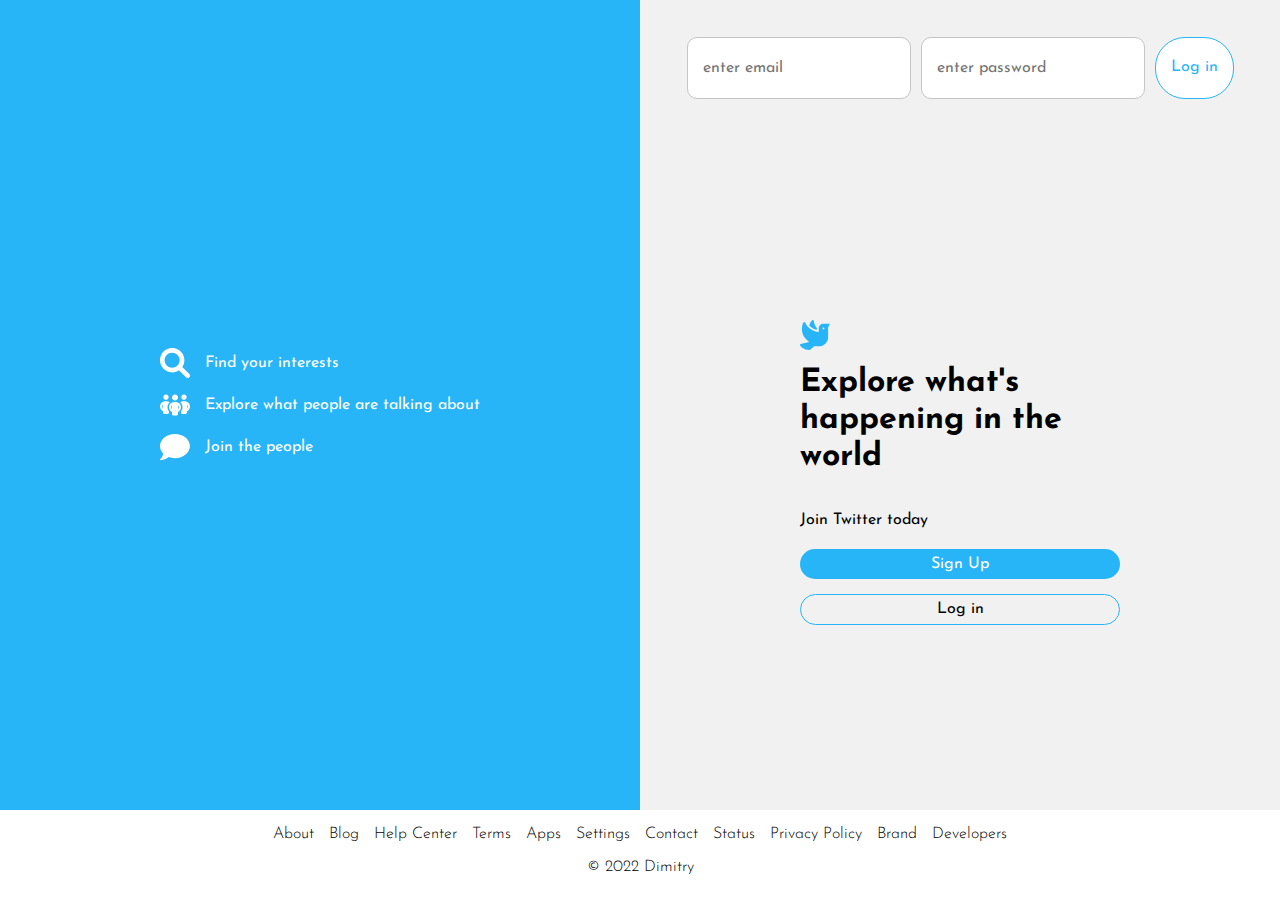
<file: index.html>
<!DOCTYPE html>
<html lang="ru">

<head>
  <meta charset="UTF-8">
  <meta name="viewport" content="width=device-width, initial-scale=1.0">
  <link rel="stylesheet" href="https://cdnjs.cloudflare.com/ajax/libs/font-awesome/6.1.1/css/all.min.css">
  <link href="https://fonts.googleapis.com/css2?family=Josefin+Sans:wght@300;400;600;700&display=swap" rel="stylesheet">
  <link type="Image/x-icon" href="./images/icons/logo.svg" rel="icon">
  <link rel="stylesheet" href="./vendors/normalize.css">
  <link rel="stylesheet" href="./scss/index.css">
  <title>Simple Twitter</title>
</head>

<body class="page">
  <main class="main page__main">
    <section class="greetings main__greetings">
      <div class="tips">
        <div class="tips__item">
          <svg class="tips__icon tips__icon_search" xmlns="http://www.w3.org/2000/svg" viewBox="0 0 512 512"><path d="M500.3 443.7l-119.7-119.7c27.22-40.41 40.65-90.9 33.46-144.7C401.8 87.79 326.8 13.32 235.2 1.723C99.01-15.51-15.51 99.01 1.724 235.2c11.6 91.64 86.08 166.7 177.6 178.9c53.8 7.189 104.3-6.236 144.7-33.46l119.7 119.7c15.62 15.62 40.95 15.62 56.57 0C515.9 484.7 515.9 459.3 500.3 443.7zM79.1 208c0-70.58 57.42-128 128-128s128 57.42 128 128c0 70.58-57.42 128-128 128S79.1 278.6 79.1 208z"/></svg>
          <p class="tips__text">Find your interests</p>
        </div>
        <div class="tips__item">
          <svg class="tips__icon tips__icon_explore" xmlns="http://www.w3.org/2000/svg" viewBox="0 0 640 512"><path d="M184 88C184 118.9 158.9 144 128 144C97.07 144 72 118.9 72 88C72 57.07 97.07 32 128 32C158.9 32 184 57.07 184 88zM208.4 196.3C178.7 222.7 160 261.2 160 304C160 338.3 171.1 369.8 192 394.5V416C192 433.7 177.7 448 160 448H96C78.33 448 64 433.7 64 416V389.2C26.16 371.2 0 332.7 0 288C0 226.1 50.14 176 112 176H144C167.1 176 190.2 183.5 208.4 196.3V196.3zM64 245.7C54.04 256.9 48 271.8 48 288C48 304.2 54.04 319.1 64 330.3V245.7zM448 416V394.5C468 369.8 480 338.3 480 304C480 261.2 461.3 222.7 431.6 196.3C449.8 183.5 472 176 496 176H528C589.9 176 640 226.1 640 288C640 332.7 613.8 371.2 576 389.2V416C576 433.7 561.7 448 544 448H480C462.3 448 448 433.7 448 416zM576 330.3C585.1 319.1 592 304.2 592 288C592 271.8 585.1 256.9 576 245.7V330.3zM568 88C568 118.9 542.9 144 512 144C481.1 144 456 118.9 456 88C456 57.07 481.1 32 512 32C542.9 32 568 57.07 568 88zM256 96C256 60.65 284.7 32 320 32C355.3 32 384 60.65 384 96C384 131.3 355.3 160 320 160C284.7 160 256 131.3 256 96zM448 304C448 348.7 421.8 387.2 384 405.2V448C384 465.7 369.7 480 352 480H288C270.3 480 256 465.7 256 448V405.2C218.2 387.2 192 348.7 192 304C192 242.1 242.1 192 304 192H336C397.9 192 448 242.1 448 304zM256 346.3V261.7C246 272.9 240 287.8 240 304C240 320.2 246 335.1 256 346.3zM384 261.7V346.3C393.1 335 400 320.2 400 304C400 287.8 393.1 272.9 384 261.7z"/></svg>
          <p class="tips__text">Explore what people are talking about</p>
        </div>
        <div class="tips__item">
          <svg class="tips__icon tips__icon_join" xmlns="http://www.w3.org/2000/svg" viewBox="0 0 512 512"><path d="M256 32C114.6 32 .0272 125.1 .0272 240c0 49.63 21.35 94.98 56.97 130.7c-12.5 50.37-54.27 95.27-54.77 95.77c-2.25 2.25-2.875 5.734-1.5 8.734C1.979 478.2 4.75 480 8 480c66.25 0 115.1-31.76 140.6-51.39C181.2 440.9 217.6 448 256 448c141.4 0 255.1-93.13 255.1-208S397.4 32 256 32z"/></svg>
          <p class="tips__text">Join the people</p>
        </div>
      </div>
      <div class="greetings__login">
        <form action="" class="login login_greetings">
          <input type="email" class="input login__email" placeholder="enter email">
          <input type="password" class="input login__password" placeholder="enter password">
          <input type="submit" class="login__submit login__submit_greetings button" value="Log in">
        </form>
        <div class="greetings__info">
          <svg class="logo" xmlns="http://www.w3.org/2000/svg" viewBox="0 0 512 512"><path d="M288 167.2V139.1c-28.25-36.38-47.13-79.29-54.13-125.2C231.7 .4054 214.8-5.02 206.1 5.481C184.1 30.36 168.4 59.7 157.2 92.07C191.4 130.3 237.2 156.7 288 167.2zM400 63.97c-44.25 0-79.1 35.82-79.1 80.08l.0014 59.44c-104.4-6.251-193-70.46-233-161.7C81.48 29.25 63.76 28.58 58.01 40.83C41.38 75.96 32.01 115.2 32.01 156.6c0 70.76 34.11 136.9 85.11 185.9c13.12 12.75 26.13 23.27 38.88 32.77L12.12 411.2c-10.75 2.75-15.5 15.09-9.5 24.47c17.38 26.88 60.42 72.54 153.2 76.29c8 .25 15.99-2.633 22.12-7.883l65.23-56.12l76.84 .0561c88.38 0 160-71.49 160-159.9l.0013-160.2l31.1-63.99L400 63.97zM400 160.1c-8.75 0-16.01-7.259-16.01-16.01c0-8.876 7.261-16.05 16.01-16.05s15.99 7.136 15.99 16.01C416 152.8 408.8 160.1 400 160.1z"/></svg>
          <h1 class="greetings__title">Explore what's happening in the world</h1>
          <p class="greetings__subtitle">Join Twitter today</p>
          <button class="button greetings__button greetings__button_signup">Sign Up</button>
          <button class="button greetings__button greetings__button_login">Log in</button>
        </div>
      </div>
    </section>
  </main>
  <footer class="footer page__footer">
    <nav class="menu menu_footer footer__menu">
      <ul class="menu__links menu__links_footer">
        <li class="menu__item menu__item_footer">
          <a href="#" class="menu__link">About</a>
        </li>
        <li class="menu__item menu__item_footer">
          <a href="#" class="menu__link">Blog</a>
        </li>
        <li class="menu__item menu__item_footer">
          <a href="#" class="menu__link">Help Center</a>
        </li>
        <li class="menu__item menu__item_footer">
          <a href="#" class="menu__link">Terms</a>
        </li>
        <li class="menu__item menu__item_footer">
          <a href="#" class="menu__link">Apps</a>
        </li>
        <li class="menu__item menu__item_footer">
          <a href="#" class="menu__link">Settings</a>
        </li>
        <li class="menu__item menu__item_footer">
          <a href="#" class="menu__link">Contact</a>
        </li>
        <li class="menu__item menu__item_footer">
          <a href="#" class="menu__link">Status</a>
        </li>
        <li class="menu__item menu__item_footer">
          <a href="#" class="menu__link">Privacy Policy</a>
        </li>
        <li class="menu__item menu__item_footer">
          <a href="#" class="menu__link">Brand</a>
        </li>
        <li class="menu__item menu__item_footer">
          <a href="#" class="menu__link">Developers</a>
        </li>
      </ul>
    </nav>
    <div class="footer__copyright">
      <p class="footer__text">
        &copy; 2022 Dimitry
      </p>
    </div>
  </footer>
  <div class="modal page__index-modal modal__index">
    <svg class="modal__svg modal__svg_index modal__svg_close svg svg_close" xmlns="http://www.w3.org/2000/svg " viewBox="0 0 320 512 "><path d="M310.6 361.4c12.5 12.5 12.5 32.75 0 45.25C304.4 412.9 296.2 416 288 416s-16.38-3.125-22.62-9.375L160 301.3L54.63 406.6C48.38 412.9
        40.19 416 32 416S15.63 412.9 9.375 406.6c-12.5-12.5-12.5-32.75 0-45.25l105.4-105.4L9.375 150.6c-12.5-12.5-12.5-32.75 0-45.25s32.75-12.5 45.25 0L160 210.8l105.4-105.4c12.5-12.5 32.75-12.5 45.25 0s12.5 32.75 0 45.25l-105.4 105.4L310.6 361.4z "/></svg>
    <p class="modal__text modal__text_index">
      You will be redirect on authorization page after: <span class="modal__timer">11</span> sec
    </p>
  </div>
  <script src="./scripts/index.js"></script>
</body>

</html>
</file>
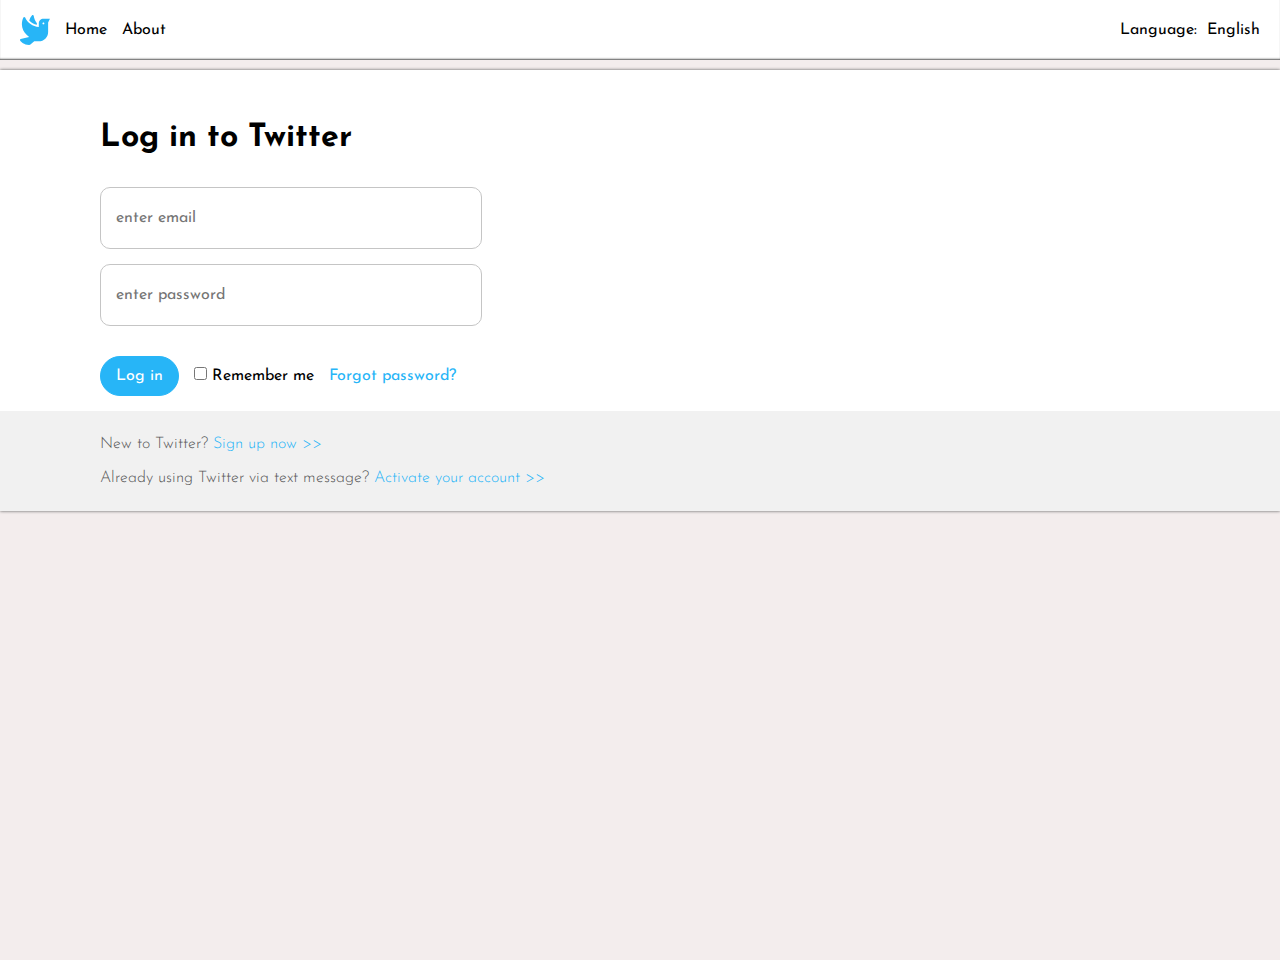
<file: pages/authorization.html>
<!DOCTYPE html>
<html lang="ru">

<head>
  <meta charset="UTF-8">
  <meta name="viewport" content="width=device-width, initial-scale=1.0">
  <link rel="stylesheet" href="https://cdnjs.cloudflare.com/ajax/libs/font-awesome/6.1.1/css/all.min.css">
  <link href="https://fonts.googleapis.com/css2?family=Josefin+Sans:wght@300;400;600;700&display=swap" rel="stylesheet">
  <link type="Image/x-icon" href="../images/icons/logo.svg" rel="icon">
  <link rel="stylesheet" href="../vendors/normalize.css">
  <link rel="stylesheet" href="../scss/authorization.css">
  <title>Authorization Simple Twitter</title>
</head>

<body class="page">
  <header class="header page__header">
    <nav class="menu menu_authorization header__menu">
      <svg class="logo" xmlns="http://www.w3.org/2000/svg" viewBox="0 0 512 512"><path d="M288 167.2V139.1c-28.25-36.38-47.13-79.29-54.13-125.2C231.7 .4054 214.8-5.02 206.1 5.481C184.1 30.36 168.4 59.7 157.2 92.07C191.4 130.3 237.2 156.7 288 167.2zM400 63.97c-44.25 0-79.1 35.82-79.1 80.08l.0014 59.44c-104.4-6.251-193-70.46-233-161.7C81.48 29.25 63.76 28.58 58.01 40.83C41.38 75.96 32.01 115.2 32.01 156.6c0 70.76 34.11 136.9 85.11 185.9c13.12 12.75 26.13 23.27 38.88 32.77L12.12 411.2c-10.75 2.75-15.5 15.09-9.5 24.47c17.38 26.88 60.42 72.54 153.2 76.29c8 .25 15.99-2.633 22.12-7.883l65.23-56.12l76.84 .0561c88.38 0 160-71.49 160-159.9l.0013-160.2l31.1-63.99L400 63.97zM400 160.1c-8.75 0-16.01-7.259-16.01-16.01c0-8.876 7.261-16.05 16.01-16.05s15.99 7.136 15.99 16.01C416 152.8 408.8 160.1 400 160.1z"/></svg>
      <ul class="menu__links menu__links_authorization">
        <li class="menu__item menu__item_authorization">
          <a href="#" class="menu__link menu__link_authorization">Home</a>
        </li>
        <li class="menu__item menu__item_authorization">
          <a href="#" class="menu__link menu__link_authorization">About</a>
        </li>
      </ul>
      <div class="localization menu__localization">
        <p class="localization__text">Language:</p>
        <span class="localization__lang">English</span>
      </div>
    </nav>
  </header>
  <main class="main page__authorization">
    <section class="authorization main__authorization">
      <h1 class="authorization__title">Log in to Twitter</h1>
      <form action="" class="login login_authorization">
        <input type="email" class="input login__email login__email_authorization" placeholder="enter email">
        <input type="password" class="input login__password login__password_authorization" placeholder="enter password">
        <fieldset class='login__input-container'>
          <input type="submit" class="login__submit login__submit_authorization button" value="Log in">
          <label class="login__remember">
              <input type="checkbox"> Remember me
            </label>
          <a href="#" class="login__forgot">Forgot password?</a>
        </fieldset>
      </form>
      <div class="authorization__signin">
        <p class="authorization__subtitle">New to Twitter? <a href="#" class="authorization__link">Sign up now >></a>
        </p>
        <p class="authorization__subtitle">Already using Twitter via text message? <a href="#" class="authorization__link">Activate your account >></a> </p>
      </div>
    </section>
  </main>
  <div class="modal page__authorization-modal modal__authorization">
    <svg class="modal__svg modal__svg_close svg svg_close" xmlns="http://www.w3.org/2000/svg " viewBox="0 0 320 512 "><path d="M310.6 361.4c12.5 12.5 12.5 32.75 0 45.25C304.4 412.9 296.2 416 288 416s-16.38-3.125-22.62-9.375L160 301.3L54.63 406.6C48.38 412.9
        40.19 416 32 416S15.63 412.9 9.375 406.6c-12.5-12.5-12.5-32.75 0-45.25l105.4-105.4L9.375 150.6c-12.5-12.5-12.5-32.75 0-45.25s32.75-12.5 45.25 0L160 210.8l105.4-105.4c12.5-12.5 32.75-12.5 45.25 0s12.5 32.75 0 45.25l-105.4 105.4L310.6 361.4z "/></svg>
    <p class="modal__text">
      The username or password you entered did not match. Please fill fields and try again
    </p>
  </div>
  <script src="../scripts/authorization.js"></script>
</body>

</html>
</file>
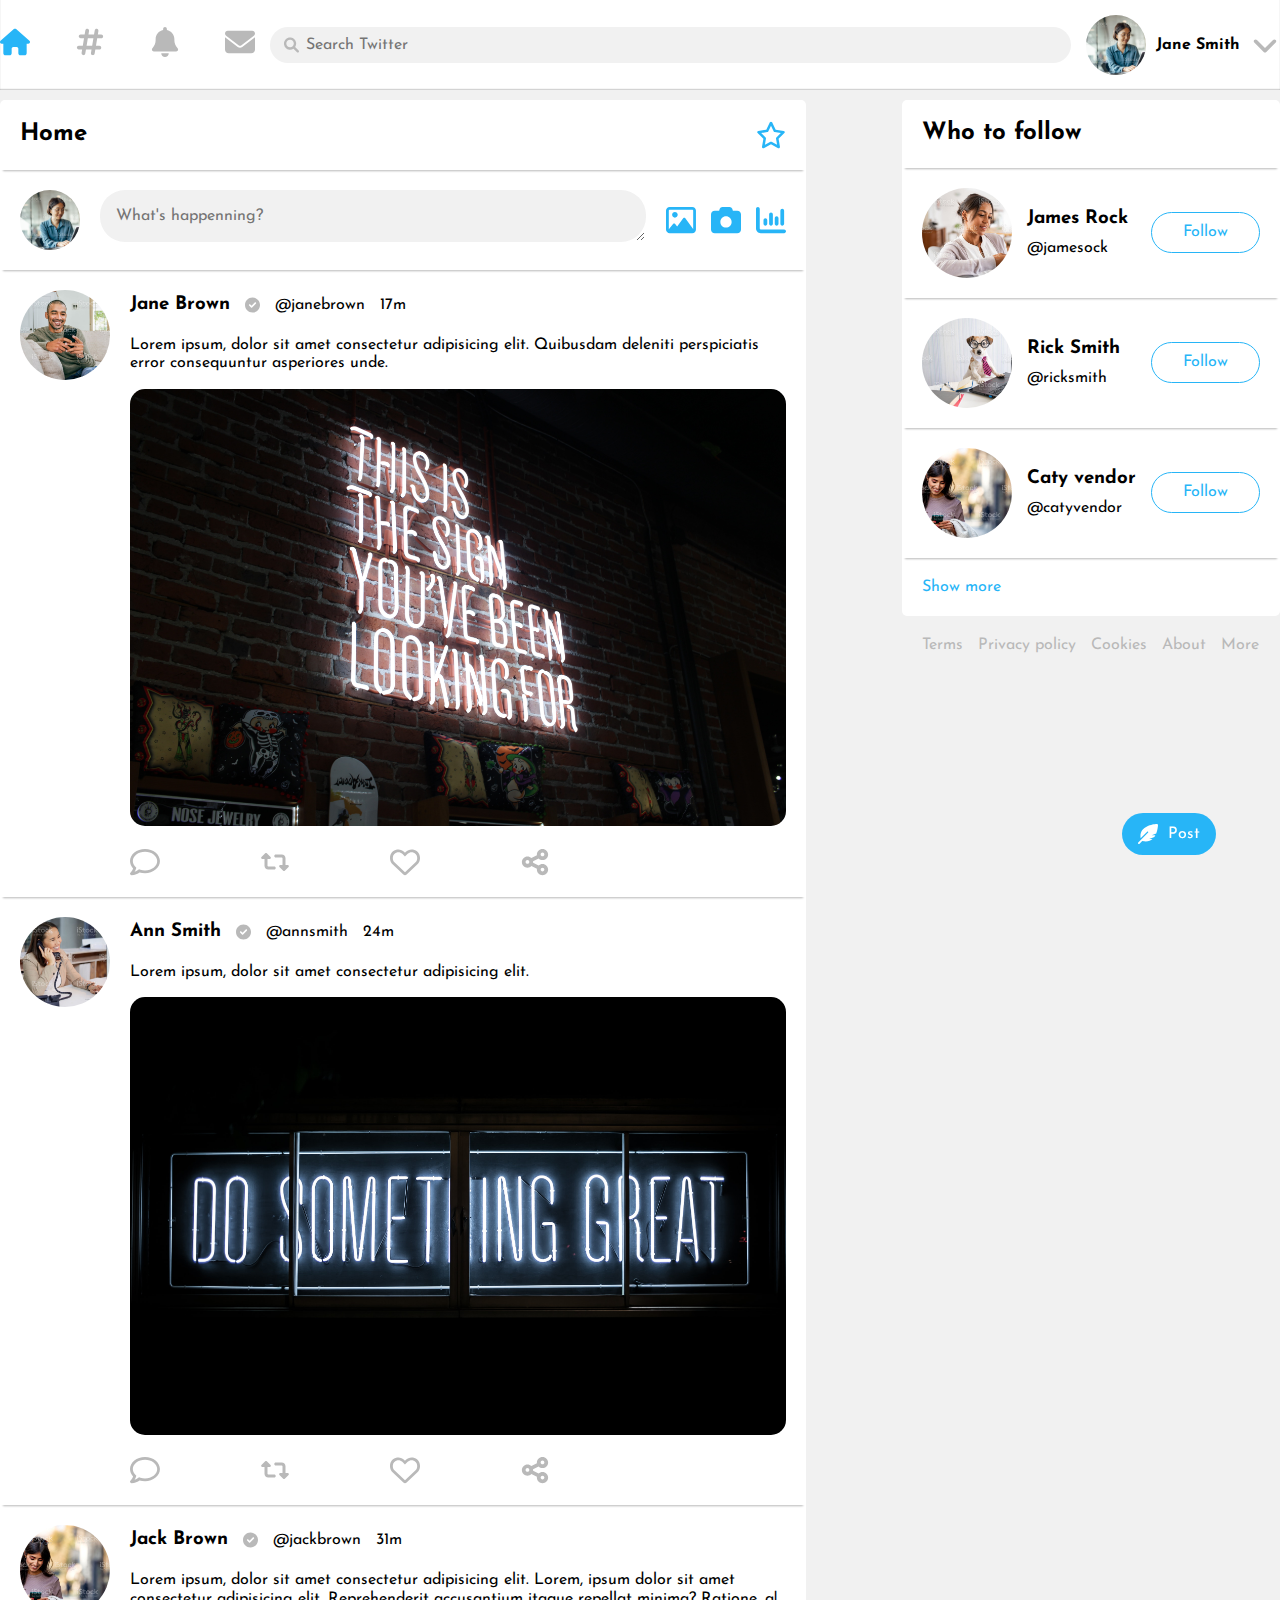
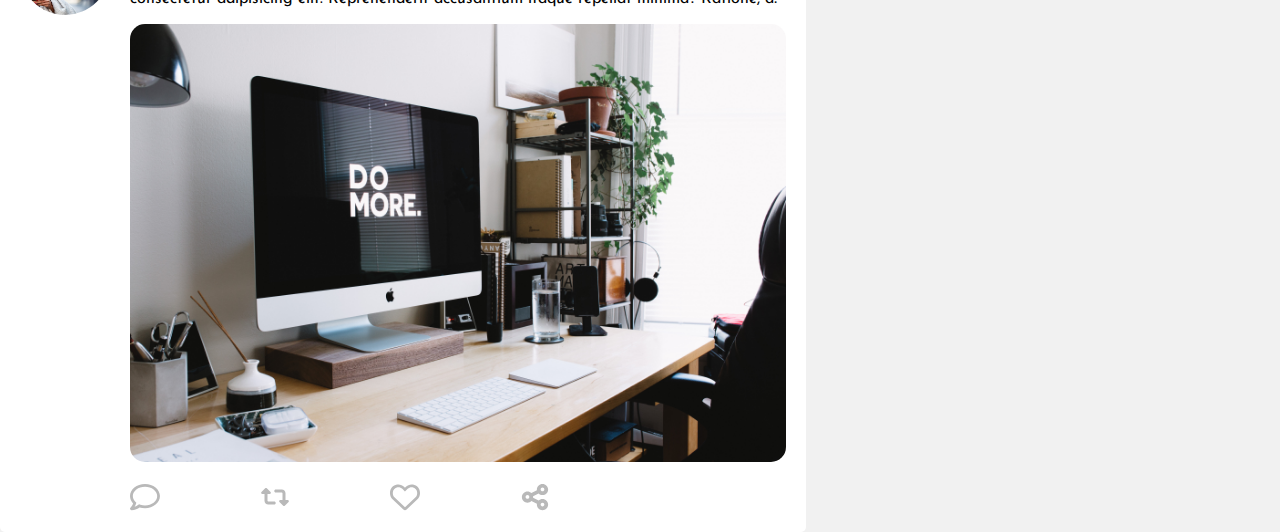
<file: pages/home.html>
<!DOCTYPE html>
<html lang="ru">

<head>
  <meta charset="UTF-8">
  <meta name="viewport" content="width=device-width, initial-scale=1.0">
  <link rel="stylesheet" href="https://cdnjs.cloudflare.com/ajax/libs/font-awesome/6.1.1/css/all.min.css">
  <link href="https://fonts.googleapis.com/css2?family=Josefin+Sans:wght@300;400;600;700&display=swap" rel="stylesheet">
  <link type="Image/x-icon" href="../images/icons/logo.svg" rel="icon">
  <link rel="stylesheet" href="../vendors/normalize.css">
  <link rel="stylesheet" href="../scss/home.css">
  <title>Home Simple Twitter</title>
</head>

<body class="page">
  <header class="header page__home">
    <div class="header__container">
      <nav class="menu menu_home">
        <ul class="menu__links menu__links_home">
          <li class="menu__item menu__item_home">
            <svg class="svg svg_home menu__svg" xmlns="http://www.w3.org/2000/svg" viewBox="0 0 576 512">
              <path
                d="M575.8 255.5C575.8 273.5 560.8 287.6 543.8 287.6H511.8L512.5 447.7C512.5 450.5 512.3 453.1 512 455.8V472C512 494.1 494.1 512 472 512H456C454.9 512 453.8 511.1 452.7 511.9C451.3 511.1 449.9 512 448.5 512H392C369.9 512 352 494.1 352 472V384C352 366.3 337.7 352 320 352H256C238.3 352 224 366.3 224 384V472C224 494.1 206.1 512 184 512H128.1C126.6 512 125.1 511.9 123.6 511.8C122.4 511.9 121.2 512 120 512H104C81.91 512 64 494.1 64 472V360C64 359.1 64.03 358.1 64.09 357.2V287.6H32.05C14.02 287.6 0 273.5 0 255.5C0 246.5 3.004 238.5 10.01 231.5L266.4 8.016C273.4 1.002 281.4 0 288.4 0C295.4 0 303.4 2.004 309.5 7.014L564.8 231.5C572.8 238.5 576.9 246.5 575.8 255.5L575.8 255.5z" />
            </svg>
          </li>
          <li class="menu__item menu__item_home">
            <svg class="svg svg_hashtag menu__svg" xmlns="http://www.w3.org/2000/svg" viewBox="0 0 448 512">
              <path
                d="M416 127.1h-58.23l9.789-58.74c2.906-17.44-8.875-33.92-26.3-36.83c-17.53-2.875-33.92 8.891-36.83 26.3L292.9 127.1H197.8l9.789-58.74c2.906-17.44-8.875-33.92-26.3-36.83c-17.53-2.875-33.92 8.891-36.83 26.3L132.9 127.1H64c-17.67 0-32 14.33-32 32C32 177.7 46.33 191.1 64 191.1h58.23l-21.33 128H32c-17.67 0-32 14.33-32 32c0 17.67 14.33 31.1 32 31.1h58.23l-9.789 58.74c-2.906 17.44 8.875 33.92 26.3 36.83C108.5 479.9 110.3 480 112 480c15.36 0 28.92-11.09 31.53-26.73l11.54-69.27h95.12l-9.789 58.74c-2.906 17.44 8.875 33.92 26.3 36.83C268.5 479.9 270.3 480 272 480c15.36 0 28.92-11.09 31.53-26.73l11.54-69.27H384c17.67 0 32-14.33 32-31.1c0-17.67-14.33-32-32-32h-58.23l21.33-128H416c17.67 0 32-14.32 32-31.1C448 142.3 433.7 127.1 416 127.1zM260.9 319.1H165.8L187.1 191.1h95.12L260.9 319.1z" />
            </svg>
          </li>
          <li class="menu__item menu__item_home">
            <svg class="svg svg_bell menu__svg" xmlns="http://www.w3.org/2000/svg" viewBox="0 0 448 512">
            <path
              d="M256 32V51.2C329 66.03 384 130.6 384 208V226.8C384 273.9 401.3 319.2 432.5 354.4L439.9 362.7C448.3 372.2 450.4 385.6 445.2 397.1C440 408.6 428.6 416 416 416H32C19.4 416 7.971 408.6 2.809 397.1C-2.353 385.6-.2883 372.2 8.084 362.7L15.5 354.4C46.74 319.2 64 273.9 64 226.8V208C64 130.6 118.1 66.03 192 51.2V32C192 14.33 206.3 0 224 0C241.7 0 256 14.33 256 32H256zM224 512C207 512 190.7 505.3 178.7 493.3C166.7 481.3 160 464.1 160 448H288C288 464.1 281.3 481.3 269.3 493.3C257.3 505.3 240.1 512 224 512z" />
          </svg>
          </li>
          <li class="menu__item menu__item_home">
            <svg class="svg svg_email menu__svg" xmlns="http://www.w3.org/2000/svg" viewBox="0 0 512 512">
            <path
              d="M464 64C490.5 64 512 85.49 512 112C512 127.1 504.9 141.3 492.8 150.4L275.2 313.6C263.8 322.1 248.2 322.1 236.8 313.6L19.2 150.4C7.113 141.3 0 127.1 0 112C0 85.49 21.49 64 48 64H464zM217.6 339.2C240.4 356.3 271.6 356.3 294.4 339.2L512 176V384C512 419.3 483.3 448 448 448H64C28.65 448 0 419.3 0 384V176L217.6 339.2z" />
          </svg>
          </li>
        </ul>
      </nav>
      <div class="header__input-search">
        <button class="button header__button">
        <svg class="svg svg_search button__svg-search" xmlns="http://www.w3.org/2000/svg" viewBox="0 0 512 512">
          <path
            d="M500.3 443.7l-119.7-119.7c27.22-40.41 40.65-90.9 33.46-144.7C401.8 87.79 326.8 13.32 235.2 1.723C99.01-15.51-15.51 99.01 1.724 235.2c11.6 91.64 86.08 166.7 177.6 178.9c53.8 7.189 104.3-6.236 144.7-33.46l119.7 119.7c15.62 15.62 40.95 15.62 56.57 0C515.9 484.7 515.9 459.3 500.3 443.7zM79.1 208c0-70.58 57.42-128 128-128s128 57.42 128 128c0 70.58-57.42 128-128 128S79.1 278.6 79.1 208z" />
        </svg>
        </button>
        <input type="text" class="header__search input" placeholder="Search Twitter">
      </div>
      <div class="header__account">
        <img src="../images/user_1.jpg" alt="user_1" class="header__img acc-img">
        <h1 class="header__name">Jane Smith</h1>
        <svg class="svg svg_account header__account-svg" xmlns="http://www.w3.org/2000/svg" viewBox="0 0 384 512"><path d="M192 384c-8.188 0-16.38-3.125-22.62-9.375l-160-160c-12.5-12.5-12.5-32.75 0-45.25s32.75-12.5 45.25 0L192 306.8l137.4-137.4c12.5-12.5 32.75-12.5 45.25 0s12.5 32.75 0 45.25l-160 160C208.4 380.9 200.2 384 192 384z"/></svg>
      </div>
    </div>
  </header>
  <main class="main main__home">
    <div class="main__container">
      <section class="content main__content">
        <div class="content__header">
          <h2 class="content__title">Home</h2>
          <svg class="content__svg content__svg-star svg svg_star" xmlns="http://www.w3.org/2000/svg" viewBox="0 0 576 512"><path d="M287.9 0C297.1 0 305.5 5.25 309.5 13.52L378.1 154.8L531.4 177.5C540.4 178.8 547.8 185.1 550.7 193.7C553.5 202.4 551.2 211.9 544.8 218.2L433.6 328.4L459.9 483.9C461.4 492.9 457.7 502.1 450.2 507.4C442.8 512.7 432.1 513.4 424.9 509.1L287.9 435.9L150.1 509.1C142.9 513.4 133.1 512.7 125.6 507.4C118.2 502.1 114.5 492.9 115.1 483.9L142.2 328.4L31.11 218.2C24.65 211.9 22.36 202.4 25.2 193.7C28.03 185.1 35.5 178.8 44.49 177.5L197.7 154.8L266.3 13.52C270.4 5.249 278.7 0 287.9 0L287.9 0zM287.9 78.95L235.4 187.2C231.9 194.3 225.1 199.3 217.3 200.5L98.98 217.9L184.9 303C190.4 308.5 192.9 316.4 191.6 324.1L171.4 443.7L276.6 387.5C283.7 383.7 292.2 383.7 299.2 387.5L404.4 443.7L384.2 324.1C382.9 316.4 385.5 308.5 391 303L476.9 217.9L358.6 200.5C350.7 199.3 343.9 194.3 340.5 187.2L287.9 78.95z"/></svg>
        </div>
        <div class="content__happening message message_content">
          <img src="../images/user_1.jpg" alt="user_1" class="content__acc-img acc-img">
          <textarea class="content__message message__text" placeholder="What's happenning?"></textarea>
          <div class="message__icons content__icons">
            <svg class="message__svg message__svg-photo svg svg_photo" xmlns="http://www.w3.org/2000/svg" viewBox="0 0 512 512"><path d="M152 120c-26.51 0-48 21.49-48 48s21.49 48 48 48s48-21.49 48-48S178.5 120 152 120zM447.1 32h-384C28.65 32-.0091 60.65-.0091 96v320c0 35.35 28.65 64 63.1 64h384c35.35 0 64-28.65 64-64V96C511.1 60.65 483.3 32 447.1 32zM463.1 409.3l-136.8-185.9C323.8 218.8 318.1 216 312 216c-6.113 0-11.82 2.768-15.21 7.379l-106.6 144.1l-37.09-46.1c-3.441-4.279-8.934-6.809-14.77-6.809c-5.842 0-11.33 2.529-14.78 6.809l-75.52 93.81c0-.0293 0 .0293 0 0L47.99 96c0-8.822 7.178-16 16-16h384c8.822 0 16 7.178 16 16V409.3z"/></svg>
            <svg class="message__svg message__svg-camera svg_camera svg" xmlns="http://www.w3.org/2000/svg" viewBox="0 0 512 512"><path d="M194.6 32H317.4C338.1 32 356.4 45.22 362.9 64.82L373.3 96H448C483.3 96 512 124.7 512 160V416C512 451.3 483.3 480 448 480H64C28.65 480 0 451.3 0 416V160C0 124.7 28.65 96 64 96H138.7L149.1 64.82C155.6 45.22 173.9 32 194.6 32H194.6zM256 384C309 384 352 341 352 288C352 234.1 309 192 256 192C202.1 192 160 234.1 160 288C160 341 202.1 384 256 384z"/></svg>
            <svg class="message__svg message__svg-graph svg_graph svg" xmlns="http://www.w3.org/2000/svg" viewBox="0 0 512 512"><path d="M32 32C49.67 32 64 46.33 64 64V400C64 408.8 71.16 416 80 416H480C497.7 416 512 430.3 512 448C512 465.7 497.7 480 480 480H80C35.82 480 0 444.2 0 400V64C0 46.33 14.33 32 32 32zM160 224C177.7 224 192 238.3 192 256V320C192 337.7 177.7 352 160 352C142.3 352 128 337.7 128 320V256C128 238.3 142.3 224 160 224zM288 320C288 337.7 273.7 352 256 352C238.3 352 224 337.7 224 320V160C224 142.3 238.3 128 256 128C273.7 128 288 142.3 288 160V320zM352 192C369.7 192 384 206.3 384 224V320C384 337.7 369.7 352 352 352C334.3 352 320 337.7 320 320V224C320 206.3 334.3 192 352 192zM480 320C480 337.7 465.7 352 448 352C430.3 352 416 337.7 416 320V96C416 78.33 430.3 64 448 64C465.7 64 480 78.33 480 96V320z"/></svg>
          </div>
        </div>
        <div class="content__posts">
          <div class="content__post post">
            <img src="../images/user_2.jpg" alt="user_2" class="content__img">
            <div class="post__main">
              <div class="post__header">
                <h3 class="post__title">Jane Brown</h3>
                <svg class="svg post__check svg_check" xmlns="http://www.w3.org/2000/svg" viewBox="0 0 512 512"><path d="M0 256C0 114.6 114.6 0 256 0C397.4 0 512 114.6 512 256C512 397.4 397.4 512 256 512C114.6 512 0 397.4 0 256zM371.8 211.8C382.7 200.9 382.7 183.1 371.8 172.2C360.9 161.3 343.1 161.3 332.2 172.2L224 280.4L179.8 236.2C168.9 225.3 151.1 225.3 140.2 236.2C129.3 247.1 129.3 264.9 140.2 275.8L204.2 339.8C215.1 350.7 232.9 350.7 243.8 339.8L371.8 211.8z"/></svg>
                <p class="post__email">@janebrown</p>
                <p class="post__time">17m</p>
              </div>
              <div class="post__body">
                <p class="post__text">Lorem ipsum, dolor sit amet consectetur adipisicing elit. Quibusdam deleniti perspiciatis error consequuntur asperiores unde.</p>
                <img src="../images/post__img_1.jpg" alt="post_1" class="post__img">
              </div>
              <div class="post__footer">
                <svg class="svg post__svg svg_comment" xmlns="http://www.w3.org/2000/svg" viewBox="0 0 512 512"><path d="M256 32C114.6 32 .0272 125.1 .0272 240c0 47.63 19.91 91.25 52.91 126.2c-14.88 39.5-45.87 72.88-46.37 73.25c-6.625 7-8.375 17.25-4.625 26C5.818 474.2 14.38 480 24 480c61.5 0 109.1-25.75 139.1-46.25C191.1 442.8 223.3 448 256 448c141.4 0 255.1-93.13 255.1-208S397.4 32 256 32zM256.1 400c-26.75 0-53.12-4.125-78.38-12.12l-22.75-7.125l-19.5 13.75c-14.25 10.12-33.88 21.38-57.5 29c7.375-12.12 14.37-25.75 19.88-40.25l10.62-28l-20.62-21.87C69.82 314.1 48.07 282.2 48.07 240c0-88.25 93.25-160 208-160s208 71.75 208 160S370.8 400 256.1 400z"/></svg>
                <svg class="svg post__svg svg_retweet" xmlns="http://www.w3.org/2000/svg" viewBox="0 0 640 512"><path d="M614.2 334.8C610.5 325.8 601.7 319.1 592 319.1H544V176C544 131.9 508.1 96 464 96h-128c-17.67 0-32 14.31-32 32s14.33 32 32 32h128C472.8 160 480 167.2 480 176v143.1h-48c-9.703 0-18.45 5.844-22.17 14.82s-1.656 19.29 5.203 26.16l80 80.02C499.7 445.7 505.9 448 512 448s12.28-2.344 16.97-7.031l80-80.02C615.8 354.1 617.9 343.8 614.2 334.8zM304 352h-128C167.2 352 160 344.8 160 336V192h48c9.703 0 18.45-5.844 22.17-14.82s1.656-19.29-5.203-26.16l-80-80.02C140.3 66.34 134.1 64 128 64S115.7 66.34 111 71.03l-80 80.02C24.17 157.9 22.11 168.2 25.83 177.2S38.3 192 48 192H96V336C96 380.1 131.9 416 176 416h128c17.67 0 32-14.31 32-32S321.7 352 304 352z"/></svg>
                <svg class="svg post__svg svg_heart" xmlns="http://www.w3.org/2000/svg" viewBox="0 0 512 512"><path d="M244 84L255.1 96L267.1 84.02C300.6 51.37 347 36.51 392.6 44.1C461.5 55.58 512 115.2 512 185.1V190.9C512 232.4 494.8 272.1 464.4 300.4L283.7 469.1C276.2 476.1 266.3 480 256 480C245.7 480 235.8 476.1 228.3 469.1L47.59 300.4C17.23 272.1 0 232.4 0 190.9V185.1C0 115.2 50.52 55.58 119.4 44.1C164.1 36.51 211.4 51.37 244 84C243.1 84 244 84.01 244 84L244 84zM255.1 163.9L210.1 117.1C188.4 96.28 157.6 86.4 127.3 91.44C81.55 99.07 48 138.7 48 185.1V190.9C48 219.1 59.71 246.1 80.34 265.3L256 429.3L431.7 265.3C452.3 246.1 464 219.1 464 190.9V185.1C464 138.7 430.4 99.07 384.7 91.44C354.4 86.4 323.6 96.28 301.9 117.1L255.1 163.9z"/></svg>
                <svg class="svg post__svg svg_share" xmlns="http://www.w3.org/2000/svg" viewBox="0 0 448 512"><path d="M448 127.1C448 181 405 223.1 352 223.1C326.1 223.1 302.6 213.8 285.4 197.1L191.3 244.1C191.8 248 191.1 251.1 191.1 256C191.1 260 191.8 263.1 191.3 267.9L285.4 314.9C302.6 298.2 326.1 288 352 288C405 288 448 330.1 448 384C448 437 405 480 352 480C298.1 480 256 437 256 384C256 379.1 256.2 376 256.7 372.1L162.6 325.1C145.4 341.8 121.9 352 96 352C42.98 352 0 309 0 256C0 202.1 42.98 160 96 160C121.9 160 145.4 170.2 162.6 186.9L256.7 139.9C256.2 135.1 256 132 256 128C256 74.98 298.1 32 352 32C405 32 448 74.98 448 128L448 127.1zM95.1 287.1C113.7 287.1 127.1 273.7 127.1 255.1C127.1 238.3 113.7 223.1 95.1 223.1C78.33 223.1 63.1 238.3 63.1 255.1C63.1 273.7 78.33 287.1 95.1 287.1zM352 95.1C334.3 95.1 320 110.3 320 127.1C320 145.7 334.3 159.1 352 159.1C369.7 159.1 384 145.7 384 127.1C384 110.3 369.7 95.1 352 95.1zM352 416C369.7 416 384 401.7 384 384C384 366.3 369.7 352 352 352C334.3 352 320 366.3 320 384C320 401.7 334.3 416 352 416z"/></svg>
              </div>
            </div>
          </div>
          <div class="content__post post">
            <img src="../images/user_3.jpg" alt="user_3" class="content__img">
            <div class="post__main">
              <div class="post__header">
                <h3 class="post__title">Ann Smith</h3>
                <svg class="svg post__check svg_check" xmlns="http://www.w3.org/2000/svg" viewBox="0 0 512 512"><path d="M0 256C0 114.6 114.6 0 256 0C397.4 0 512 114.6 512 256C512 397.4 397.4 512 256 512C114.6 512 0 397.4 0 256zM371.8 211.8C382.7 200.9 382.7 183.1 371.8 172.2C360.9 161.3 343.1 161.3 332.2 172.2L224 280.4L179.8 236.2C168.9 225.3 151.1 225.3 140.2 236.2C129.3 247.1 129.3 264.9 140.2 275.8L204.2 339.8C215.1 350.7 232.9 350.7 243.8 339.8L371.8 211.8z"/></svg>
                <p class="post__email">@annsmith</p>
                <p class="post__time">24m</p>
              </div>
              <div class="post__body">
                <p class="post__text">Lorem ipsum, dolor sit amet consectetur adipisicing elit.</p>
                <img src="../images/post__img_2.jpg" alt="post_1" class="post__img">
              </div>
              <div class="post__footer">
                <svg class="svg post__svg svg_comment" xmlns="http://www.w3.org/2000/svg" viewBox="0 0 512 512"><path d="M256 32C114.6 32 .0272 125.1 .0272 240c0 47.63 19.91 91.25 52.91 126.2c-14.88 39.5-45.87 72.88-46.37 73.25c-6.625 7-8.375 17.25-4.625 26C5.818 474.2 14.38 480 24 480c61.5 0 109.1-25.75 139.1-46.25C191.1 442.8 223.3 448 256 448c141.4 0 255.1-93.13 255.1-208S397.4 32 256 32zM256.1 400c-26.75 0-53.12-4.125-78.38-12.12l-22.75-7.125l-19.5 13.75c-14.25 10.12-33.88 21.38-57.5 29c7.375-12.12 14.37-25.75 19.88-40.25l10.62-28l-20.62-21.87C69.82 314.1 48.07 282.2 48.07 240c0-88.25 93.25-160 208-160s208 71.75 208 160S370.8 400 256.1 400z"/></svg>
                <svg class="svg post__svg svg_retweet" xmlns="http://www.w3.org/2000/svg" viewBox="0 0 640 512"><path d="M614.2 334.8C610.5 325.8 601.7 319.1 592 319.1H544V176C544 131.9 508.1 96 464 96h-128c-17.67 0-32 14.31-32 32s14.33 32 32 32h128C472.8 160 480 167.2 480 176v143.1h-48c-9.703 0-18.45 5.844-22.17 14.82s-1.656 19.29 5.203 26.16l80 80.02C499.7 445.7 505.9 448 512 448s12.28-2.344 16.97-7.031l80-80.02C615.8 354.1 617.9 343.8 614.2 334.8zM304 352h-128C167.2 352 160 344.8 160 336V192h48c9.703 0 18.45-5.844 22.17-14.82s1.656-19.29-5.203-26.16l-80-80.02C140.3 66.34 134.1 64 128 64S115.7 66.34 111 71.03l-80 80.02C24.17 157.9 22.11 168.2 25.83 177.2S38.3 192 48 192H96V336C96 380.1 131.9 416 176 416h128c17.67 0 32-14.31 32-32S321.7 352 304 352z"/></svg>
                <svg class="svg post__svg svg_heart" xmlns="http://www.w3.org/2000/svg" viewBox="0 0 512 512"><path d="M244 84L255.1 96L267.1 84.02C300.6 51.37 347 36.51 392.6 44.1C461.5 55.58 512 115.2 512 185.1V190.9C512 232.4 494.8 272.1 464.4 300.4L283.7 469.1C276.2 476.1 266.3 480 256 480C245.7 480 235.8 476.1 228.3 469.1L47.59 300.4C17.23 272.1 0 232.4 0 190.9V185.1C0 115.2 50.52 55.58 119.4 44.1C164.1 36.51 211.4 51.37 244 84C243.1 84 244 84.01 244 84L244 84zM255.1 163.9L210.1 117.1C188.4 96.28 157.6 86.4 127.3 91.44C81.55 99.07 48 138.7 48 185.1V190.9C48 219.1 59.71 246.1 80.34 265.3L256 429.3L431.7 265.3C452.3 246.1 464 219.1 464 190.9V185.1C464 138.7 430.4 99.07 384.7 91.44C354.4 86.4 323.6 96.28 301.9 117.1L255.1 163.9z"/></svg>
                <svg class="svg post__svg svg_share" xmlns="http://www.w3.org/2000/svg" viewBox="0 0 448 512"><path d="M448 127.1C448 181 405 223.1 352 223.1C326.1 223.1 302.6 213.8 285.4 197.1L191.3 244.1C191.8 248 191.1 251.1 191.1 256C191.1 260 191.8 263.1 191.3 267.9L285.4 314.9C302.6 298.2 326.1 288 352 288C405 288 448 330.1 448 384C448 437 405 480 352 480C298.1 480 256 437 256 384C256 379.1 256.2 376 256.7 372.1L162.6 325.1C145.4 341.8 121.9 352 96 352C42.98 352 0 309 0 256C0 202.1 42.98 160 96 160C121.9 160 145.4 170.2 162.6 186.9L256.7 139.9C256.2 135.1 256 132 256 128C256 74.98 298.1 32 352 32C405 32 448 74.98 448 128L448 127.1zM95.1 287.1C113.7 287.1 127.1 273.7 127.1 255.1C127.1 238.3 113.7 223.1 95.1 223.1C78.33 223.1 63.1 238.3 63.1 255.1C63.1 273.7 78.33 287.1 95.1 287.1zM352 95.1C334.3 95.1 320 110.3 320 127.1C320 145.7 334.3 159.1 352 159.1C369.7 159.1 384 145.7 384 127.1C384 110.3 369.7 95.1 352 95.1zM352 416C369.7 416 384 401.7 384 384C384 366.3 369.7 352 352 352C334.3 352 320 366.3 320 384C320 401.7 334.3 416 352 416z"/></svg>
              </div>
            </div>
          </div>
          <div class="content__post post">
            <img src="../images/user_4.jpg" alt="user_4" class="content__img">
            <div class="post__main">
              <div class="post__header">
                <h3 class="post__title">Jack Brown</h3>
                <svg class="svg post__check svg_check" xmlns="http://www.w3.org/2000/svg" viewBox="0 0 512 512"><path d="M0 256C0 114.6 114.6 0 256 0C397.4 0 512 114.6 512 256C512 397.4 397.4 512 256 512C114.6 512 0 397.4 0 256zM371.8 211.8C382.7 200.9 382.7 183.1 371.8 172.2C360.9 161.3 343.1 161.3 332.2 172.2L224 280.4L179.8 236.2C168.9 225.3 151.1 225.3 140.2 236.2C129.3 247.1 129.3 264.9 140.2 275.8L204.2 339.8C215.1 350.7 232.9 350.7 243.8 339.8L371.8 211.8z"/></svg>
                <p class="post__email">@jackbrown</p>
                <p class="post__time">31m</p>
              </div>
              <div class="post__body">
                <p class="post__text">Lorem ipsum, dolor sit amet consectetur adipisicing elit. Lorem, ipsum dolor sit amet consectetur adipisicing elit. Reprehenderit accusantium itaque repellat minima? Ratione, a! </p>
                <img src="../images/post__img_3.jpg" alt="post_1" class="post__img">
              </div>
              <div class="post__footer">
                <svg class="svg post__svg svg_comment" xmlns="http://www.w3.org/2000/svg" viewBox="0 0 512 512"><path d="M256 32C114.6 32 .0272 125.1 .0272 240c0 47.63 19.91 91.25 52.91 126.2c-14.88 39.5-45.87 72.88-46.37 73.25c-6.625 7-8.375 17.25-4.625 26C5.818 474.2 14.38 480 24 480c61.5 0 109.1-25.75 139.1-46.25C191.1 442.8 223.3 448 256 448c141.4 0 255.1-93.13 255.1-208S397.4 32 256 32zM256.1 400c-26.75 0-53.12-4.125-78.38-12.12l-22.75-7.125l-19.5 13.75c-14.25 10.12-33.88 21.38-57.5 29c7.375-12.12 14.37-25.75 19.88-40.25l10.62-28l-20.62-21.87C69.82 314.1 48.07 282.2 48.07 240c0-88.25 93.25-160 208-160s208 71.75 208 160S370.8 400 256.1 400z"/></svg>
                <svg class="svg post__svg svg_retweet" xmlns="http://www.w3.org/2000/svg" viewBox="0 0 640 512"><path d="M614.2 334.8C610.5 325.8 601.7 319.1 592 319.1H544V176C544 131.9 508.1 96 464 96h-128c-17.67 0-32 14.31-32 32s14.33 32 32 32h128C472.8 160 480 167.2 480 176v143.1h-48c-9.703 0-18.45 5.844-22.17 14.82s-1.656 19.29 5.203 26.16l80 80.02C499.7 445.7 505.9 448 512 448s12.28-2.344 16.97-7.031l80-80.02C615.8 354.1 617.9 343.8 614.2 334.8zM304 352h-128C167.2 352 160 344.8 160 336V192h48c9.703 0 18.45-5.844 22.17-14.82s1.656-19.29-5.203-26.16l-80-80.02C140.3 66.34 134.1 64 128 64S115.7 66.34 111 71.03l-80 80.02C24.17 157.9 22.11 168.2 25.83 177.2S38.3 192 48 192H96V336C96 380.1 131.9 416 176 416h128c17.67 0 32-14.31 32-32S321.7 352 304 352z"/></svg>
                <svg class="svg post__svg svg_heart" xmlns="http://www.w3.org/2000/svg" viewBox="0 0 512 512"><path d="M244 84L255.1 96L267.1 84.02C300.6 51.37 347 36.51 392.6 44.1C461.5 55.58 512 115.2 512 185.1V190.9C512 232.4 494.8 272.1 464.4 300.4L283.7 469.1C276.2 476.1 266.3 480 256 480C245.7 480 235.8 476.1 228.3 469.1L47.59 300.4C17.23 272.1 0 232.4 0 190.9V185.1C0 115.2 50.52 55.58 119.4 44.1C164.1 36.51 211.4 51.37 244 84C243.1 84 244 84.01 244 84L244 84zM255.1 163.9L210.1 117.1C188.4 96.28 157.6 86.4 127.3 91.44C81.55 99.07 48 138.7 48 185.1V190.9C48 219.1 59.71 246.1 80.34 265.3L256 429.3L431.7 265.3C452.3 246.1 464 219.1 464 190.9V185.1C464 138.7 430.4 99.07 384.7 91.44C354.4 86.4 323.6 96.28 301.9 117.1L255.1 163.9z"/></svg>
                <svg class="svg post__svg svg_share" xmlns="http://www.w3.org/2000/svg" viewBox="0 0 448 512"><path d="M448 127.1C448 181 405 223.1 352 223.1C326.1 223.1 302.6 213.8 285.4 197.1L191.3 244.1C191.8 248 191.1 251.1 191.1 256C191.1 260 191.8 263.1 191.3 267.9L285.4 314.9C302.6 298.2 326.1 288 352 288C405 288 448 330.1 448 384C448 437 405 480 352 480C298.1 480 256 437 256 384C256 379.1 256.2 376 256.7 372.1L162.6 325.1C145.4 341.8 121.9 352 96 352C42.98 352 0 309 0 256C0 202.1 42.98 160 96 160C121.9 160 145.4 170.2 162.6 186.9L256.7 139.9C256.2 135.1 256 132 256 128C256 74.98 298.1 32 352 32C405 32 448 74.98 448 128L448 127.1zM95.1 287.1C113.7 287.1 127.1 273.7 127.1 255.1C127.1 238.3 113.7 223.1 95.1 223.1C78.33 223.1 63.1 238.3 63.1 255.1C63.1 273.7 78.33 287.1 95.1 287.1zM352 95.1C334.3 95.1 320 110.3 320 127.1C320 145.7 334.3 159.1 352 159.1C369.7 159.1 384 145.7 384 127.1C384 110.3 369.7 95.1 352 95.1zM352 416C369.7 416 384 401.7 384 384C384 366.3 369.7 352 352 352C334.3 352 320 366.3 320 384C320 401.7 334.3 416 352 416z"/></svg>
              </div>
            </div>
          </div>
        </div>
      </section>
      <aside class="sidebar main__sidebar">
        <div class="sidebar__content">
          <h2 class="sidebar__title">Who to follow</h2>
          <div class="sidebar__body">
            <div class="sidebar__info">
              <img src="../images/user_5.jpg" alt="User_5" class="sidebar__img acc-img">
              <div class="sidebar__names">
                <h3 class="sidebar__subtitle">James Rock</h3>
                <p class="sidebar__email">@jamesock</p>
              </div>
              <div class="sidebar__button button">Follow</div>
            </div>
            <div class="sidebar__info">
              <img src="../images/user_6.jpg" alt="User_6" class="sidebar__img acc-img">
              <div class="sidebar__names">
                <h3 class="sidebar__subtitle">Rick Smith</h3>
                <p class="sidebar__email">@ricksmith</p>
              </div>
              <div class="sidebar__button button">Follow</div>
            </div>
            <div class="sidebar__info">
              <img src="../images/user_4.jpg" alt="User_4" class="sidebar__img acc-img">
              <div class="sidebar__names">
                <h3 class="sidebar__subtitle">Caty vendor</h3>
                <p class="sidebar__email">@catyvendor</p>
              </div>
              <div class="sidebar__button button">Follow</div>
            </div>
          </div>
          <a href="#" class="sidebar__more-link">Show more</a>
        </div>
        <nav class="menu menu_sidebar sidebar__menu">
          <ul class="menu__links menu__links_sidebar">
            <li class="menu__item menu__item_sidebar">
              <a href="#" class="menu__link menu__link_sidebar">Terms</a>
            </li>
            <li class="menu__item menu__item_sidebar">
              <a href="#" class="menu__link menu__link_sidebar">Privacy policy</a>
            </li>
            <li class="menu__item menu__item_sidebar">
              <a href="#" class="menu__link menu__link_sidebar">Cookies</a>
            </li>
            <li class="menu__item menu__item_sidebar">
              <a href="#" class="menu__link menu__link_sidebar">About</a>
            </li>
            <li class="menu__item menu__item_sidebar">
              <a href="#" class="menu__link menu__link_sidebar">More</a>
            </li>
          </ul>
        </nav>
      </aside>
    </div>
  </main>
  <aside class="sidebar-info page__sidebar-info">
    <div class="account-info">
      <div class="account-info__header">
        <h3 class="account-info__title">Account info</h3>
        <svg class="account-info__svg account-info__svg_close svg svg_close" xmlns="http://www.w3.org/2000/svg " viewBox="0 0 320 512 "><path d="M310.6 361.4c12.5 12.5 12.5 32.75 0 45.25C304.4 412.9 296.2 416 288 416s-16.38-3.125-22.62-9.375L160 301.3L54.63 406.6C48.38 412.9
        40.19 416 32 416S15.63 412.9 9.375 406.6c-12.5-12.5-12.5-32.75 0-45.25l105.4-105.4L9.375 150.6c-12.5-12.5-12.5-32.75 0-45.25s32.75-12.5 45.25 0L160 210.8l105.4-105.4c12.5-12.5 32.75-12.5 45.25 0s12.5 32.75 0 45.25l-105.4 105.4L310.6 361.4z "/></svg>
      </div>
      <div class="account-info__body">
        <div class="account-info__top">
          <img src="../images/user_1.jpg" alt="user1" class="account-info__img acc-img">
          <svg class="account-info__svg account-info__svg_plus svg svg_plus" xmlns="http://www.w3.org/2000/svg" viewBox="0 0 512 512"><path d="M0 256C0 114.6 114.6 0 256 0C397.4 0 512 114.6 512 256C512 397.4 397.4 512 256 512C114.6 512 0 397.4 0 256zM256 368C269.3 368 280 357.3 280 344V280H344C357.3 280 368 269.3 368 256C368 242.7 357.3 232 344 232H280V168C280 154.7 269.3 144 256 144C242.7 144 232 154.7 232 168V232H168C154.7 232 144 242.7 144 256C144 269.3 154.7 280 168 280H232V344C232 357.3 242.7 368 256 368z"/></svg>
        </div>
        <div class="sidebar__names">
          <h3 class="sidebar__subtitle">James Rock</h3>
          <p class="sidebar__email">@jamesock</p>
        </div>
        <div class="account-info__follows">
          <p class="account-info__following"> <strong>423</strong> Following</p>
          <p class="account-info__followers"><strong>3.5K</strong> Followers</p>
        </div>
        <ul class="account-info__sheets">
          <li class="account-info__sheet">
            <a href="#" class="account-info__link">
              <svg class="account-info__svg account-info__svg_links account-info__svg_user svg svg_profile" xmlns="http://www.w3.org/2000/svg" viewBox="0 0 448 512"><path d="M224 256c70.7 0 128-57.31 128-128s-57.3-128-128-128C153.3 0 96 57.31 96 128S153.3 256 224 256zM274.7 304H173.3C77.61 304 0 381.6 0 477.3c0 19.14 15.52 34.67 34.66 34.67h378.7C432.5 512 448 496.5 448 477.3C448 381.6 370.4 304 274.7 304z"/></svg>Profile
            </a>
          </li>
          <li class="account-info__sheet">
            <a href="#" class="account-info__link">
              <svg class="account-info__svg account-info__svg_links account-info__svg_lists svg svg_lists" xmlns="http://www.w3.org/2000/svg" viewBox="0 0 512 512"><path d="M88 48C101.3 48 112 58.75 112 72V120C112 133.3 101.3 144 88 144H40C26.75 144 16 133.3 16 120V72C16 58.75 26.75 48 40 48H88zM480 64C497.7 64 512 78.33 512 96C512 113.7 497.7 128 480 128H192C174.3 128 160 113.7 160 96C160 78.33 174.3 64 192 64H480zM480 224C497.7 224 512 238.3 512 256C512 273.7 497.7 288 480 288H192C174.3 288 160 273.7 160 256C160 238.3 174.3 224 192 224H480zM480 384C497.7 384 512 398.3 512 416C512 433.7 497.7 448 480 448H192C174.3 448 160 433.7 160 416C160 398.3 174.3 384 192 384H480zM16 232C16 218.7 26.75 208 40 208H88C101.3 208 112 218.7 112 232V280C112 293.3 101.3 304 88 304H40C26.75 304 16 293.3 16 280V232zM88 368C101.3 368 112 378.7 112 392V440C112 453.3 101.3 464 88 464H40C26.75 464 16 453.3 16 440V392C16 378.7 26.75 368 40 368H88z"/></svg>Lists
            </a>
          </li>
          <li class="account-info__sheet">
            <a href="#" class="account-info__link">
              <svg class="account-info__svg account-info__svg_links account-info__svg_bookmarks svg svg_bookmarks" xmlns="http://www.w3.org/2000/svg" viewBox="0 0 384 512"><path d="M384 48V512l-192-112L0 512V48C0 21.5 21.5 0 48 0h288C362.5 0 384 21.5 384 48z"/></svg>Bookmarks
            </a>
          </li>
          <li class="account-info__sheet">
            <a href="#" class="account-info__link">
              <svg class="account-info__svg account-info__svg_links account-info__svg_ads svg svg_ads" xmlns="http://www.w3.org/2000/svg" viewBox="0 0 576 512"><path d="M208 237.7L229.2 280H186.8L208 237.7zM416 280C416 293.3 405.3 304 392 304C378.7 304 368 293.3 368 280C368 266.7 378.7 256 392 256C405.3 256 416 266.7 416 280zM512 32C547.3 32 576 60.65 576 96V416C576 451.3 547.3 480 512 480H64C28.65 480 0 451.3 0 416V96C0 60.65 28.65 32 64 32H512zM229.5 173.3C225.4 165.1 217.1 160 208 160C198.9 160 190.6 165.1 186.5 173.3L114.5 317.3C108.6 329.1 113.4 343.5 125.3 349.5C137.1 355.4 151.5 350.6 157.5 338.7L162.8 328H253.2L258.5 338.7C264.5 350.6 278.9 355.4 290.7 349.5C302.6 343.5 307.4 329.1 301.5 317.3L229.5 173.3zM416 212.1C408.5 209.4 400.4 208 392 208C352.2 208 320 240.2 320 280C320 319.8 352.2 352 392 352C403.1 352 413.6 349.5 423 344.1C427.4 349.3 433.4 352 440 352C453.3 352 464 341.3 464 328V184C464 170.7 453.3 160 440 160C426.7 160 416 170.7 416 184V212.1z"/></svg>Ads
            </a>
          </li>
          <li class="account-info__sheet">
            <a href="#" class="account-info__link">
              <svg class="account-info__svg account-info__svg_links account-info__svg_graph svg svg_graph" xmlns="http://www.w3.org/2000/svg" viewBox="0 0 512 512"><path d="M32 32C49.67 32 64 46.33 64 64V400C64 408.8 71.16 416 80 416H480C497.7 416 512 430.3 512 448C512 465.7 497.7 480 480 480H80C35.82 480 0 444.2 0 400V64C0 46.33 14.33 32 32 32zM160 224C177.7 224 192 238.3 192 256V320C192 337.7 177.7 352 160 352C142.3 352 128 337.7 128 320V256C128 238.3 142.3 224 160 224zM288 320C288 337.7 273.7 352 256 352C238.3 352 224 337.7 224 320V160C224 142.3 238.3 128 256 128C273.7 128 288 142.3 288 160V320zM352 192C369.7 192 384 206.3 384 224V320C384 337.7 369.7 352 352 352C334.3 352 320 337.7 320 320V224C320 206.3 334.3 192 352 192zM480 320C480 337.7 465.7 352 448 352C430.3 352 416 337.7 416 320V96C416 78.33 430.3 64 448 64C465.7 64 480 78.33 480 96V320z"/></svg>Analytics
            </a>
          </li>
        </ul>
      </div>
      <nav class="menu menu_sidebar-info sidebar-info__menu">
        <ul class="menu__links menu__links_sidebar-info">
          <li class="menu__item menu__item_sidebar-info">
            <a href="#" class="menu__link menu__link_sidebar-info">Settings and privacy</a>
          </li>
          <li class="menu__item menu__item_sidebar-info">
            <a href="#" class="menu__link menu__link_sidebar-info">Help Center</a>
          </li>
          <li class="menu__item menu__item_sidebar-info">
            <a href="#" class="menu__link menu__link_sidebar-info log-out">Log out</a>
          </li>
        </ul>
      </nav>
      <div class="dark-mode">
        <p class="dark-mode__text">Dark-mode</p>
        <div class="dark-mode__wrapper">
          <button class="button dark-mode__button"></button>
        </div>
      </div>
    </div>
  </aside>
  <button class="button button__post">
        <svg class="svg button__svg svg_feather" xmlns="http://www.w3.org/2000/svg" viewBox="0 0 512 512"><path d="M467.1 241.1L351.1 288h94.34c-7.711 14.85-16.29 29.28-25.87 43.01l-132.5 52.99h85.65c-59.34 52.71-144.1 80.34-264.5 52.82l-68.13 68.13c-9.38 9.38-24.56 9.374-33.94 0c-9.375-9.375-9.375-24.56 0-33.94l253.4-253.4c4.846-6.275 4.643-15.19-1.113-20.95c-6.25-6.25-16.38-6.25-22.62 0l-168.6 168.6C24.56 58 366.9 8.118 478.9 .0846c18.87-1.354 34.41 14.19 33.05 33.05C508.7 78.53 498.5 161.8 467.1 241.1z"/></svg>Post</button>
  <div class="pop-up page__home-pop-up">
    <div class="pop-up__wrapper">
      <div class="pop-up__header">
        <svg class="pop-up__svg pop-up__svg_close svg svg_close" xmlns="http://www.w3.org/2000/svg " viewBox="0 0 320 512 "><path d="M310.6 361.4c12.5 12.5 12.5 32.75 0 45.25C304.4 412.9 296.2 416 288 416s-16.38-3.125-22.62-9.375L160 301.3L54.63 406.6C48.38 412.9
        40.19 416 32 416S15.63 412.9 9.375 406.6c-12.5-12.5-12.5-32.75 0-45.25l105.4-105.4L9.375 150.6c-12.5-12.5-12.5-32.75 0-45.25s32.75-12.5 45.25 0L160 210.8l105.4-105.4c12.5-12.5 32.75-12.5 45.25 0s12.5 32.75 0 45.25l-105.4 105.4L310.6 361.4z "/></svg>
        <button class="button pop-up__post">Post</button>
      </div>
      <div class="pop-up__body">
        <div class="pop-up__happening message message_pop-up">
          <img src="../images/user_1.jpg" alt="user_1" class="pop-up__acc-img acc-img">
          <textarea class="pop-up__message message__text" placeholder="What's happenning?"></textarea>
        </div>
        <svg class="pop-up__svg pop-up__svg_smile svg svg_smile" xmlns="http://www.w3.org/2000/svg" viewBox="0 0 512 512"><path d="M0 256C0 114.6 114.6 0 256 0C397.4 0 512 114.6 512 256C512 397.4 397.4 512 256 512C114.6 512 0 397.4 0 256zM164.1 325.5C158.3 318.8 148.2 318.1 141.5 323.9C134.8 329.7 134.1 339.8 139.9 346.5C162.1 372.1 200.9 400 255.1 400C311.1 400 349.8 372.1 372.1 346.5C377.9 339.8 377.2 329.7 370.5 323.9C363.8 318.1 353.7 318.8 347.9 325.5C329.9 346.2 299.4 368 255.1 368C212.6 368 182 346.2 164.1 325.5H164.1zM176.4 176C158.7 176 144.4 190.3 144.4 208C144.4 225.7 158.7 240 176.4 240C194 240 208.4 225.7 208.4 208C208.4 190.3 194 176 176.4 176zM336.4 240C354 240 368.4 225.7 368.4 208C368.4 190.3 354 176 336.4 176C318.7 176 304.4 190.3 304.4 208C304.4 225.7 318.7 240 336.4 240z"></path></svg>
      </div>
      <div class="pop-up__footer">
        <div class="message__icons pop-up__icons">
          <svg class="message__svg message__svg-photo svg svg_photo" xmlns="http://www.w3.org/2000/svg" viewBox="0 0 512 512"><path d="M152 120c-26.51 0-48 21.49-48 48s21.49 48 48 48s48-21.49 48-48S178.5 120 152 120zM447.1 32h-384C28.65 32-.0091 60.65-.0091 96v320c0 35.35 28.65 64 63.1 64h384c35.35 0 64-28.65 64-64V96C511.1 60.65 483.3 32 447.1 32zM463.1 409.3l-136.8-185.9C323.8 218.8 318.1 216 312 216c-6.113 0-11.82 2.768-15.21 7.379l-106.6 144.1l-37.09-46.1c-3.441-4.279-8.934-6.809-14.77-6.809c-5.842 0-11.33 2.529-14.78 6.809l-75.52 93.81c0-.0293 0 .0293 0 0L47.99 96c0-8.822 7.178-16 16-16h384c8.822 0 16 7.178 16 16V409.3z"/></svg>
          <svg class="message__svg message__svg-camera svg_camera svg" xmlns="http://www.w3.org/2000/svg" viewBox="0 0 512 512"><path d="M194.6 32H317.4C338.1 32 356.4 45.22 362.9 64.82L373.3 96H448C483.3 96 512 124.7 512 160V416C512 451.3 483.3 480 448 480H64C28.65 480 0 451.3 0 416V160C0 124.7 28.65 96 64 96H138.7L149.1 64.82C155.6 45.22 173.9 32 194.6 32H194.6zM256 384C309 384 352 341 352 288C352 234.1 309 192 256 192C202.1 192 160 234.1 160 288C160 341 202.1 384 256 384z"/></svg>
          <svg class="message__svg message__svg-graph svg_graph svg" xmlns="http://www.w3.org/2000/svg" viewBox="0 0 512 512"><path d="M32 32C49.67 32 64 46.33 64 64V400C64 408.8 71.16 416 80 416H480C497.7 416 512 430.3 512 448C512 465.7 497.7 480 480 480H80C35.82 480 0 444.2 0 400V64C0 46.33 14.33 32 32 32zM160 224C177.7 224 192 238.3 192 256V320C192 337.7 177.7 352 160 352C142.3 352 128 337.7 128 320V256C128 238.3 142.3 224 160 224zM288 320C288 337.7 273.7 352 256 352C238.3 352 224 337.7 224 320V160C224 142.3 238.3 128 256 128C273.7 128 288 142.3 288 160V320zM352 192C369.7 192 384 206.3 384 224V320C384 337.7 369.7 352 352 352C334.3 352 320 337.7 320 320V224C320 206.3 334.3 192 352 192zM480 320C480 337.7 465.7 352 448 352C430.3 352 416 337.7 416 320V96C416 78.33 430.3 64 448 64C465.7 64 480 78.33 480 96V320z"/></svg>
        </div>
        <svg class="pop-up__svg pop-up__svg_plus svg svg_plus" xmlns="http://www.w3.org/2000/svg" viewBox="0 0 512 512"><path d="M0 256C0 114.6 114.6 0 256 0C397.4 0 512 114.6 512 256C512 397.4 397.4 512 256 512C114.6 512 0 397.4 0 256zM256 368C269.3 368 280 357.3 280 344V280H344C357.3 280 368 269.3 368 256C368 242.7 357.3 232 344 232H280V168C280 154.7 269.3 144 256 144C242.7 144 232 154.7 232 168V232H168C154.7 232 144 242.7 144 256C144 269.3 154.7 280 168 280H232V344C232 357.3 242.7 368 256 368z"/></svg>
      </div>
    </div>
  </div>
  <script src="../scripts/home.js"></script>
</body>

</html>
</file>
<file: scss/index.css>
@import url("https://fonts.googleapis.com/css2?family=Josefin+Sans:wght@300;400;600;700&display=swap");
.page {
  box-sizing: border-box;
  font-family: "Josefin Sans", sans-serif;
  margin: 0;
  transition: 1s;
}
.page__footer {
  padding-top: 15px;
}
.page__header {
  position: relative;
  z-index: 1;
  background-color: #fff;
  box-shadow: inset 0 -2px 2px -1px #575757;
}
.page__authorization {
  background-color: #F3EDED;
  min-height: 100vh;
}
.page__home {
  position: fixed;
  width: 100%;
  background-color: #fff;
  z-index: 100;
  box-shadow: inset 0 -1px 2px -1px #575757;
  transition: 1s;
}

.main__authorization {
  max-width: 1280px;
  box-sizing: border-box;
  margin: 0 20px;
  box-shadow: 0 0 3px #575757;
  background-color: #fff;
  position: relative;
  top: 10px;
  padding: 50px 0 0;
}
@media screen and (min-width: 1280px) {
  .main__authorization {
    margin: 0 auto;
  }
}
.main__home {
  background-color: #F1F1F1;
  transition: 1s;
}
.main__container {
  max-width: 1280px;
  margin: 0 20px;
  display: flex;
  justify-content: space-between;
  padding-top: 100px;
}
@media screen and (min-width: 1280px) {
  .main__container {
    margin: 0 auto;
  }
}
@media screen and (max-width: 650px) {
  .main__container {
    margin: 0;
  }
}
.main__content {
  transition: 1s;
}

.input {
  outline: none;
  border: 1px solid #C5C5C5;
  width: 30%;
  height: 30px;
  padding: 15px;
  border-radius: 10px;
  transition: .5s;
}
.input:focus {
  border: 1px solid #27b5f7;
  background-color: #F1F1F1;
  color: #27b5f7;
}
@media screen and (max-width: 430px) {
  .input {
    padding: 5px;
  }
  .input::placeholder {
    font-size: 12px;
  }
}

.button {
  display: flex;
  justify-content: center;
  align-items: center;
  background: transparent;
  border: 1px solid transparent;
  padding: 5px;
  border-radius: 30px;
  transition: .5s;
}
.button__post {
  position: fixed;
  right: 5%;
  bottom: 5%;
  background-color: #27b5f7;
  color: #fff;
  padding: 10px 15px;
}
.button__post:hover {
  border: 1px solid #27b5f7;
  background-color: #fff;
  color: #27b5f7;
}
.button__post:hover .button__svg {
  fill: #27b5f7;
}

.button:hover {
  cursor: pointer;
}

.logo {
  width: 30px;
  fill: #27b5f7;
}

.login_greetings {
  display: flex;
  width: 100%;
  justify-content: center;
  align-self: center;
  column-gap: 10px;
}
@media screen and (max-width: 430px) {
  .login_greetings {
    width: 90%;
  }
}
.login_authorization {
  display: flex;
  flex-direction: column;
  row-gap: 15px;
  margin-left: 100px;
}
@media screen and (max-width: 667px) {
  .login_authorization {
    margin: 0 50px;
  }
}
@media screen and (max-width: 430px) {
  .login_authorization {
    margin: 0 20px;
  }
}
.login__email_authorization {
  width: 350px;
}
@media screen and (max-width: 525px) {
  .login__email_authorization {
    width: 90%;
  }
}
.login__password_authorization {
  width: 350px;
}
@media screen and (max-width: 525px) {
  .login__password_authorization {
    width: 90%;
  }
}
.login__submit {
  color: #27b5f7;
  border: 1px solid #27b5f7;
  background-color: #fff;
  padding: 10px 15px;
}
.login__submit_greetings:hover {
  background-color: #27b5f7;
  color: #fff;
}
.login__submit_authorization {
  background-color: #27b5f7;
  color: #fff;
}
.login__submit_authorization:hover {
  color: #27b5f7;
  border: 1px solid #27b5f7;
  background-color: #fff;
}
.login__input-container {
  padding: 15px 0;
  margin: 0;
  border: none;
  display: flex;
  align-items: center;
}
@media screen and (max-width: 498px) {
  .login__input-container {
    flex-wrap: wrap;
    row-gap: 15px;
  }
}
.login__remember {
  margin: 0 15px;
}
.login__forgot {
  text-decoration: none;
  color: #27b5f7;
}

.menu_authorization {
  display: grid;
  grid-template-columns: 30px repeat(2, 1fr);
  justify-items: start;
  align-items: center;
  column-gap: 15px;
  max-width: 1280px;
  margin: 0 auto;
  padding: 15px 20px;
}
.menu__links {
  margin: 0;
  padding: 0;
  list-style: none;
  display: flex;
  gap: 15px;
  flex-wrap: wrap;
  justify-content: center;
}
.menu__links_home {
  column-gap: 45px;
}
@media screen and (max-width: 780px) {
  .menu__links_home {
    column-gap: 80px;
  }
}
@media screen and (max-width: 475px) {
  .menu__links_home {
    column-gap: 40px;
  }
}
@media screen and (max-width: 360px) {
  .menu__links_home {
    column-gap: 20px;
  }
}
.menu__links_sidebar {
  justify-content: flex-start;
}
.menu__links_sidebar-info {
  flex-direction: column;
}
.menu__item_authorization {
  position: relative;
}
.menu__link {
  text-decoration: none;
  font-weight: 300;
  color: #000;
  transition: .5s;
}
.menu__link:hover {
  color: #27b5f7;
  cursor: pointer;
}
.menu__link_authorization {
  font-weight: 400;
}
.menu__link_authorization::before {
  content: '';
  position: absolute;
  bottom: -110%;
  width: 100%;
  height: 10px;
  height: 5px;
  opacity: 0;
  background-color: #27b5f7;
  transition: .5s;
}
.menu__link_authorization:hover::before {
  opacity: 1;
}
@media screen and (max-width: 348px) {
  .menu__link_authorization {
    font-size: 14px;
  }
}
.menu__link_sidebar {
  font-weight: 400;
  color: #b9b9b9;
}
@media screen and (max-width: 1030px) {
  .menu__link_sidebar {
    font-size: 14px;
  }
}
.menu__link_sidebar-info {
  font-weight: 400;
  color: #b9b9b9;
}
.menu__localization {
  justify-self: end;
}
.menu__svg:hover {
  transform: scale(1.1);
  cursor: pointer;
}

.modal {
  position: absolute;
  top: 0;
  left: 50%;
  transform: translate(-50%, -50%);
  padding: 20px;
  width: 600px;
  display: flex;
  column-gap: 15px;
  text-align: center;
  background-color: #fff;
  border-radius: 0 0 15px 15px;
  box-shadow: 0 2px 3px 1px rgba(0, 0, 0, 0.3);
  transition: 1s;
}
@media screen and (max-width: 678px) {
  .modal {
    width: 80%;
  }
}
.modal__authorization_opened {
  top: 95px;
}
@media screen and (max-width: 451px) {
  .modal__authorization_opened {
    top: 105px;
  }
}
.modal__index {
  top: -10%;
  align-items: flex-end;
  width: 430px;
}
@media screen and (max-width: 678px) {
  .modal__index {
    width: 80%;
  }
}
@media screen and (max-width: 541px) {
  .modal__index {
    min-height: 60px;
  }
}
@media screen and (max-width: 451px) {
  .modal__index {
    padding-top: 35px;
  }
}
.modal__index_opened {
  top: 4%;
}
.modal__svg_index {
  align-self: center;
}
.modal__svg_close {
  width: 15px;
  height: 15px;
}
.modal__svg_close:hover {
  fill: #27b5f7;
  cursor: pointer;
}
.modal__text {
  margin: 0;
}
.modal__text_index {
  align-self: flex-end;
}

.greetings {
  min-height: 90vh;
  display: grid;
  grid-template-columns: repeat(2, 1fr);
}
@media screen and (max-width: 999px) {
  .greetings {
    grid-template-columns: 1fr;
  }
}
.greetings__login {
  background-color: #F1F1F1;
  display: grid;
  grid-template-rows: .2fr 1fr;
  justify-items: center;
}
@media screen and (max-width: 999px) {
  .greetings__login {
    order: -1;
    padding-top: 15px;
  }
}
.greetings__info {
  width: 50%;
  display: flex;
  flex-direction: column;
  justify-content: center;
}
@media screen and (max-width: 999px) {
  .greetings__info {
    padding: 15px 15px;
  }
}
@media screen and (max-width: 430px) {
  .greetings__info {
    width: 90%;
  }
}
.greetings__title {
  margin: 15px 0 35px;
}
.greetings__subtitle {
  margin: 0 0 20px;
}
.greetings__button {
  margin-bottom: 15px;
}
.greetings__button:last-of-type {
  margin-bottom: 0;
}
.greetings__button_signup {
  background-color: #27b5f7;
  color: #fff;
}
.greetings__button_signup:hover {
  background-color: #F1F1F1;
  color: #000;
  border: 1px solid #27b5f7;
}
.greetings__button_login {
  border: 1px solid #27b5f7;
}
.greetings__button_login:hover {
  background-color: #27b5f7;
  color: #fff;
}

.tips {
  display: grid;
  align-items: flex-start;
  grid-template-rows: repeat(3, max-content);
  justify-content: center;
  align-content: center;
  row-gap: 15px;
  background-color: #27b5f7;
}
@media screen and (max-width: 999px) {
  .tips {
    padding: 15px 0;
  }
}
@media screen and (max-width: 430px) {
  .tips {
    display: none;
  }
}
.tips__item {
  display: flex;
  align-items: center;
}
.tips__icon {
  width: 30px;
  fill: #fff;
  margin-right: 15px;
}
.tips__text {
  margin: 0;
  color: #fff;
}

.footer {
  display: flex;
  flex-direction: column;
  align-items: center;
  min-height: 5vh;
}
.footer__menu {
  padding-bottom: 15px;
}
.footer__text {
  margin: 0;
  font-weight: 300;
  color: #000;
}
</file>
<file: scss/authorization.css>
@import url("https://fonts.googleapis.com/css2?family=Josefin+Sans:wght@300;400;600;700&display=swap");
.page {
  box-sizing: border-box;
  font-family: "Josefin Sans", sans-serif;
  margin: 0;
  transition: 1s;
}
.page__footer {
  padding-top: 15px;
}
.page__header {
  position: relative;
  z-index: 1;
  background-color: #fff;
  box-shadow: inset 0 -2px 2px -1px #575757;
}
.page__authorization {
  background-color: #F3EDED;
  min-height: 100vh;
}
.page__home {
  position: fixed;
  width: 100%;
  background-color: #fff;
  z-index: 100;
  box-shadow: inset 0 -1px 2px -1px #575757;
  transition: 1s;
}

.main__authorization {
  max-width: 1280px;
  box-sizing: border-box;
  margin: 0 20px;
  box-shadow: 0 0 3px #575757;
  background-color: #fff;
  position: relative;
  top: 10px;
  padding: 50px 0 0;
}
@media screen and (min-width: 1280px) {
  .main__authorization {
    margin: 0 auto;
  }
}
.main__home {
  background-color: #F1F1F1;
  transition: 1s;
}
.main__container {
  max-width: 1280px;
  margin: 0 20px;
  display: flex;
  justify-content: space-between;
  padding-top: 100px;
}
@media screen and (min-width: 1280px) {
  .main__container {
    margin: 0 auto;
  }
}
@media screen and (max-width: 650px) {
  .main__container {
    margin: 0;
  }
}
.main__content {
  transition: 1s;
}

.input {
  outline: none;
  border: 1px solid #C5C5C5;
  width: 30%;
  height: 30px;
  padding: 15px;
  border-radius: 10px;
  transition: .5s;
}
.input:focus {
  border: 1px solid #27b5f7;
  background-color: #F1F1F1;
  color: #27b5f7;
}
@media screen and (max-width: 430px) {
  .input {
    padding: 5px;
  }
  .input::placeholder {
    font-size: 12px;
  }
}

.button {
  display: flex;
  justify-content: center;
  align-items: center;
  background: transparent;
  border: 1px solid transparent;
  padding: 5px;
  border-radius: 30px;
  transition: .5s;
}
.button__post {
  position: fixed;
  right: 5%;
  bottom: 5%;
  background-color: #27b5f7;
  color: #fff;
  padding: 10px 15px;
}
.button__post:hover {
  border: 1px solid #27b5f7;
  background-color: #fff;
  color: #27b5f7;
}
.button__post:hover .button__svg {
  fill: #27b5f7;
}

.button:hover {
  cursor: pointer;
}

.logo {
  width: 30px;
  fill: #27b5f7;
}

.login_greetings {
  display: flex;
  width: 100%;
  justify-content: center;
  align-self: center;
  column-gap: 10px;
}
@media screen and (max-width: 430px) {
  .login_greetings {
    width: 90%;
  }
}
.login_authorization {
  display: flex;
  flex-direction: column;
  row-gap: 15px;
  margin-left: 100px;
}
@media screen and (max-width: 667px) {
  .login_authorization {
    margin: 0 50px;
  }
}
@media screen and (max-width: 430px) {
  .login_authorization {
    margin: 0 20px;
  }
}
.login__email_authorization {
  width: 350px;
}
@media screen and (max-width: 525px) {
  .login__email_authorization {
    width: 90%;
  }
}
.login__password_authorization {
  width: 350px;
}
@media screen and (max-width: 525px) {
  .login__password_authorization {
    width: 90%;
  }
}
.login__submit {
  color: #27b5f7;
  border: 1px solid #27b5f7;
  background-color: #fff;
  padding: 10px 15px;
}
.login__submit_greetings:hover {
  background-color: #27b5f7;
  color: #fff;
}
.login__submit_authorization {
  background-color: #27b5f7;
  color: #fff;
}
.login__submit_authorization:hover {
  color: #27b5f7;
  border: 1px solid #27b5f7;
  background-color: #fff;
}
.login__input-container {
  padding: 15px 0;
  margin: 0;
  border: none;
  display: flex;
  align-items: center;
}
@media screen and (max-width: 498px) {
  .login__input-container {
    flex-wrap: wrap;
    row-gap: 15px;
  }
}
.login__remember {
  margin: 0 15px;
}
.login__forgot {
  text-decoration: none;
  color: #27b5f7;
}

.menu_authorization {
  display: grid;
  grid-template-columns: 30px repeat(2, 1fr);
  justify-items: start;
  align-items: center;
  column-gap: 15px;
  max-width: 1280px;
  margin: 0 auto;
  padding: 15px 20px;
}
.menu__links {
  margin: 0;
  padding: 0;
  list-style: none;
  display: flex;
  gap: 15px;
  flex-wrap: wrap;
  justify-content: center;
}
.menu__links_home {
  column-gap: 45px;
}
@media screen and (max-width: 780px) {
  .menu__links_home {
    column-gap: 80px;
  }
}
@media screen and (max-width: 475px) {
  .menu__links_home {
    column-gap: 40px;
  }
}
@media screen and (max-width: 360px) {
  .menu__links_home {
    column-gap: 20px;
  }
}
.menu__links_sidebar {
  justify-content: flex-start;
}
.menu__links_sidebar-info {
  flex-direction: column;
}
.menu__item_authorization {
  position: relative;
}
.menu__link {
  text-decoration: none;
  font-weight: 300;
  color: #000;
  transition: .5s;
}
.menu__link:hover {
  color: #27b5f7;
  cursor: pointer;
}
.menu__link_authorization {
  font-weight: 400;
}
.menu__link_authorization::before {
  content: '';
  position: absolute;
  bottom: -110%;
  width: 100%;
  height: 10px;
  height: 5px;
  opacity: 0;
  background-color: #27b5f7;
  transition: .5s;
}
.menu__link_authorization:hover::before {
  opacity: 1;
}
@media screen and (max-width: 348px) {
  .menu__link_authorization {
    font-size: 14px;
  }
}
.menu__link_sidebar {
  font-weight: 400;
  color: #b9b9b9;
}
@media screen and (max-width: 1030px) {
  .menu__link_sidebar {
    font-size: 14px;
  }
}
.menu__link_sidebar-info {
  font-weight: 400;
  color: #b9b9b9;
}
.menu__localization {
  justify-self: end;
}
.menu__svg:hover {
  transform: scale(1.1);
  cursor: pointer;
}

.modal {
  position: absolute;
  top: 0;
  left: 50%;
  transform: translate(-50%, -50%);
  padding: 20px;
  width: 600px;
  display: flex;
  column-gap: 15px;
  text-align: center;
  background-color: #fff;
  border-radius: 0 0 15px 15px;
  box-shadow: 0 2px 3px 1px rgba(0, 0, 0, 0.3);
  transition: 1s;
}
@media screen and (max-width: 678px) {
  .modal {
    width: 80%;
  }
}
.modal__authorization_opened {
  top: 95px;
}
@media screen and (max-width: 451px) {
  .modal__authorization_opened {
    top: 105px;
  }
}
.modal__index {
  top: -10%;
  align-items: flex-end;
  width: 430px;
}
@media screen and (max-width: 678px) {
  .modal__index {
    width: 80%;
  }
}
@media screen and (max-width: 541px) {
  .modal__index {
    min-height: 60px;
  }
}
@media screen and (max-width: 451px) {
  .modal__index {
    padding-top: 35px;
  }
}
.modal__index_opened {
  top: 4%;
}
.modal__svg_index {
  align-self: center;
}
.modal__svg_close {
  width: 15px;
  height: 15px;
}
.modal__svg_close:hover {
  fill: #27b5f7;
  cursor: pointer;
}
.modal__text {
  margin: 0;
}
.modal__text_index {
  align-self: flex-end;
}

.localization {
  display: flex;
  align-items: center;
  column-gap: 10px;
}
.localization__text {
  margin: 0;
}
@media screen and (max-width: 348px) {
  .localization__text {
    font-size: 14px;
  }
}
.localization__lang {
  position: relative;
  cursor: pointer;
  transition: .5s;
}
.localization__lang:hover {
  color: #27b5f7;
}
.localization__lang::before {
  content: '';
  position: absolute;
  bottom: -110%;
  width: 100%;
  height: 10px;
  height: 5px;
  opacity: 0;
  background-color: #27b5f7;
  transition: .5s;
}
.localization__lang:hover::before {
  opacity: 1;
}
@media screen and (max-width: 348px) {
  .localization__lang {
    font-size: 14px;
  }
}

.authorization {
  display: flex;
  flex-direction: column;
}
.authorization__title {
  margin: 0 0 30px 100px;
}
@media screen and (max-width: 667px) {
  .authorization__title {
    margin: 0 50px 30px;
  }
}
@media screen and (max-width: 430px) {
  .authorization__title {
    margin: 0 20px 30px;
  }
}
@media screen and (max-width: 348px) {
  .authorization__title {
    font-size: 30px;
  }
}
.authorization__signin {
  background-color: #F1F1F1;
  display: flex;
  flex-direction: column;
  row-gap: 15px;
  justify-content: center;
  min-height: 100px;
  padding: 0 0 0 100px;
}
@media screen and (max-width: 667px) {
  .authorization__signin {
    padding: 0 50px;
  }
}
@media screen and (max-width: 430px) {
  .authorization__signin {
    padding: 0 20px;
  }
}
.authorization__subtitle {
  margin: 0;
  color: #575757;
  font-weight: 300;
}
@media screen and (max-width: 348px) {
  .authorization__subtitle {
    font-size: 14px;
  }
}
.authorization__link {
  text-decoration: none;
  color: #27b5f7;
}
</file>
<file: scss/home.css>
@import url("https://fonts.googleapis.com/css2?family=Josefin+Sans:wght@300;400;600;700&display=swap");
.page {
  box-sizing: border-box;
  font-family: "Josefin Sans", sans-serif;
  margin: 0;
  transition: 1s;
}
.page__footer {
  padding-top: 15px;
}
.page__header {
  position: relative;
  z-index: 1;
  background-color: #fff;
  box-shadow: inset 0 -2px 2px -1px #575757;
}
.page__authorization {
  background-color: #F3EDED;
  min-height: 100vh;
}
.page__home {
  position: fixed;
  width: 100%;
  background-color: #fff;
  z-index: 100;
  box-shadow: inset 0 -1px 2px -1px #575757;
  transition: 1s;
}

.main__authorization {
  max-width: 1280px;
  box-sizing: border-box;
  margin: 0 20px;
  box-shadow: 0 0 3px #575757;
  background-color: #fff;
  position: relative;
  top: 10px;
  padding: 50px 0 0;
}
@media screen and (min-width: 1280px) {
  .main__authorization {
    margin: 0 auto;
  }
}
.main__home {
  background-color: #F1F1F1;
  transition: 1s;
}
.main__container {
  max-width: 1280px;
  margin: 0 20px;
  display: flex;
  justify-content: space-between;
  padding-top: 100px;
}
@media screen and (min-width: 1280px) {
  .main__container {
    margin: 0 auto;
  }
}
@media screen and (max-width: 650px) {
  .main__container {
    margin: 0;
  }
}
.main__content {
  transition: 1s;
}

.input {
  outline: none;
  border: 1px solid #C5C5C5;
  width: 30%;
  height: 30px;
  padding: 15px;
  border-radius: 10px;
  transition: .5s;
}
.input:focus {
  border: 1px solid #27b5f7;
  background-color: #F1F1F1;
  color: #27b5f7;
}
@media screen and (max-width: 430px) {
  .input {
    padding: 5px;
  }
  .input::placeholder {
    font-size: 12px;
  }
}

.button {
  display: flex;
  justify-content: center;
  align-items: center;
  background: transparent;
  border: 1px solid transparent;
  padding: 5px;
  border-radius: 30px;
  transition: .5s;
}
.button__post {
  position: fixed;
  right: 5%;
  bottom: 5%;
  background-color: #27b5f7;
  color: #fff;
  padding: 10px 15px;
}
.button__post:hover {
  border: 1px solid #27b5f7;
  background-color: #fff;
  color: #27b5f7;
}
.button__post:hover .button__svg {
  fill: #27b5f7;
}

.button:hover {
  cursor: pointer;
}

.logo {
  width: 30px;
  fill: #27b5f7;
}

.login_greetings {
  display: flex;
  width: 100%;
  justify-content: center;
  align-self: center;
  column-gap: 10px;
}
@media screen and (max-width: 430px) {
  .login_greetings {
    width: 90%;
  }
}
.login_authorization {
  display: flex;
  flex-direction: column;
  row-gap: 15px;
  margin-left: 100px;
}
@media screen and (max-width: 667px) {
  .login_authorization {
    margin: 0 50px;
  }
}
@media screen and (max-width: 430px) {
  .login_authorization {
    margin: 0 20px;
  }
}
.login__email_authorization {
  width: 350px;
}
@media screen and (max-width: 525px) {
  .login__email_authorization {
    width: 90%;
  }
}
.login__password_authorization {
  width: 350px;
}
@media screen and (max-width: 525px) {
  .login__password_authorization {
    width: 90%;
  }
}
.login__submit {
  color: #27b5f7;
  border: 1px solid #27b5f7;
  background-color: #fff;
  padding: 10px 15px;
}
.login__submit_greetings:hover {
  background-color: #27b5f7;
  color: #fff;
}
.login__submit_authorization {
  background-color: #27b5f7;
  color: #fff;
}
.login__submit_authorization:hover {
  color: #27b5f7;
  border: 1px solid #27b5f7;
  background-color: #fff;
}
.login__input-container {
  padding: 15px 0;
  margin: 0;
  border: none;
  display: flex;
  align-items: center;
}
@media screen and (max-width: 498px) {
  .login__input-container {
    flex-wrap: wrap;
    row-gap: 15px;
  }
}
.login__remember {
  margin: 0 15px;
}
.login__forgot {
  text-decoration: none;
  color: #27b5f7;
}

.menu_authorization {
  display: grid;
  grid-template-columns: 30px repeat(2, 1fr);
  justify-items: start;
  align-items: center;
  column-gap: 15px;
  max-width: 1280px;
  margin: 0 auto;
  padding: 15px 20px;
}
.menu__links {
  margin: 0;
  padding: 0;
  list-style: none;
  display: flex;
  gap: 15px;
  flex-wrap: wrap;
  justify-content: center;
}
.menu__links_home {
  column-gap: 45px;
}
@media screen and (max-width: 780px) {
  .menu__links_home {
    column-gap: 80px;
  }
}
@media screen and (max-width: 475px) {
  .menu__links_home {
    column-gap: 40px;
  }
}
@media screen and (max-width: 360px) {
  .menu__links_home {
    column-gap: 20px;
  }
}
.menu__links_sidebar {
  justify-content: flex-start;
}
.menu__links_sidebar-info {
  flex-direction: column;
}
.menu__item_authorization {
  position: relative;
}
.menu__link {
  text-decoration: none;
  font-weight: 300;
  color: #000;
  transition: .5s;
}
.menu__link:hover {
  color: #27b5f7;
  cursor: pointer;
}
.menu__link_authorization {
  font-weight: 400;
}
.menu__link_authorization::before {
  content: '';
  position: absolute;
  bottom: -110%;
  width: 100%;
  height: 10px;
  height: 5px;
  opacity: 0;
  background-color: #27b5f7;
  transition: .5s;
}
.menu__link_authorization:hover::before {
  opacity: 1;
}
@media screen and (max-width: 348px) {
  .menu__link_authorization {
    font-size: 14px;
  }
}
.menu__link_sidebar {
  font-weight: 400;
  color: #b9b9b9;
}
@media screen and (max-width: 1030px) {
  .menu__link_sidebar {
    font-size: 14px;
  }
}
.menu__link_sidebar-info {
  font-weight: 400;
  color: #b9b9b9;
}
.menu__localization {
  justify-self: end;
}
.menu__svg:hover {
  transform: scale(1.1);
  cursor: pointer;
}

.modal {
  position: absolute;
  top: 0;
  left: 50%;
  transform: translate(-50%, -50%);
  padding: 20px;
  width: 600px;
  display: flex;
  column-gap: 15px;
  text-align: center;
  background-color: #fff;
  border-radius: 0 0 15px 15px;
  box-shadow: 0 2px 3px 1px rgba(0, 0, 0, 0.3);
  transition: 1s;
}
@media screen and (max-width: 678px) {
  .modal {
    width: 80%;
  }
}
.modal__authorization_opened {
  top: 95px;
}
@media screen and (max-width: 451px) {
  .modal__authorization_opened {
    top: 105px;
  }
}
.modal__index {
  top: -10%;
  align-items: flex-end;
  width: 430px;
}
@media screen and (max-width: 678px) {
  .modal__index {
    width: 80%;
  }
}
@media screen and (max-width: 541px) {
  .modal__index {
    min-height: 60px;
  }
}
@media screen and (max-width: 451px) {
  .modal__index {
    padding-top: 35px;
  }
}
.modal__index_opened {
  top: 4%;
}
.modal__svg_index {
  align-self: center;
}
.modal__svg_close {
  width: 15px;
  height: 15px;
}
.modal__svg_close:hover {
  fill: #27b5f7;
  cursor: pointer;
}
.modal__text {
  margin: 0;
}
.modal__text_index {
  align-self: flex-end;
}

.header__container {
  max-width: 1280px;
  margin: 0 20px;
  padding: 15px 0;
  display: flex;
  align-items: center;
}
@media screen and (min-width: 1280px) {
  .header__container {
    margin: 0 auto;
  }
}
@media screen and (max-width: 780px) {
  .header__container {
    justify-content: space-between;
  }
}
.header__input-search {
  flex: 1 1 auto;
  display: flex;
  align-items: center;
  justify-content: space-between;
  position: relative;
  margin: 0 15px;
}
@media screen and (max-width: 780px) {
  .header__input-search {
    display: none;
  }
}
.header__button {
  position: absolute;
  left: 1%;
}
.header__search {
  width: 100%;
  padding: 2px 15px 2px 35px;
  border: 1px solid transparent;
  background-color: #F1F1F1;
  border-radius: 25px;
}
.header__search:focus {
  background-color: #fff;
}
.header__account {
  display: flex;
  align-items: center;
  column-gap: 10px;
}
.header__account:hover {
  cursor: pointer;
}
@media screen and (max-width: 780px) {
  .header__account {
    column-gap: 30px;
  }
}
.header__img {
  width: 60px;
  height: 60px;
  border-radius: 50%;
  object-fit: cover;
}
.header__name {
  margin: 0;
  font-size: 16px;
}
@media screen and (max-width: 650px) {
  .header__name {
    display: none;
  }
}
@media screen and (max-width: 650px) {
  .header__account-svg {
    display: none;
  }
}

.svg {
  width: 30px;
  height: 30px;
  fill: #B9B9B9;
  transition: .5s;
}
.svg_home {
  fill: #27b5f7;
}
.svg_search {
  width: 15px;
}
.svg_account:hover {
  fill: #27b5f7;
  cursor: pointer;
}
.svg_check {
  width: 15px;
}
.svg_close:hover {
  cursor: pointer;
  fill: #27b5f7;
}
.svg_plus:hover {
  cursor: pointer;
  fill: #27b5f7;
}
.svg_feather {
  width: 20px;
  height: 20px;
  margin-right: 10px;
  fill: #fff;
}

.acc-img {
  width: 60px;
  height: 60px;
  border-radius: 50%;
  object-fit: cover;
}

.content {
  max-width: 63%;
  background-color: #fff;
  border-radius: 5px;
}
@media screen and (max-width: 990px) {
  .content {
    max-width: 100%;
  }
}
.content__header {
  display: flex;
  justify-content: space-between;
  align-items: center;
  padding: 20px;
  box-shadow: 0 4px 2px -3px #b9b9b9;
}
.content__title {
  margin: 0;
}
.content__icons {
  align-items: center;
}
.content__svg {
  margin-right: 35px;
  fill: #27b5f7;
}
.content__svg:hover {
  transform: scale(1.1);
  cursor: pointer;
}
.content__svg:last-of-type {
  margin-right: 0;
}
@media screen and (max-width: 450px) {
  .content__svg {
    margin-right: 15px;
  }
}
.content__happening {
  box-shadow: 0 4px 2px -3px #b9b9b9;
}
@media screen and (max-width: 475px) {
  .content__acc-img {
    display: none;
  }
}
.content__message {
  width: 80%;
}
@media screen and (max-width: 475px) {
  .content__message {
    margin-left: 0;
    width: 50%;
  }
}
@media screen and (max-width: 350px) {
  .content__message::placeholder {
    font-size: 12px;
  }
}
.content__post {
  padding: 20px;
}
.content__img {
  width: 90px;
  height: 90px;
  border-radius: 50%;
  object-fit: cover;
}
@media screen and (max-width: 475px) {
  .content__img {
    width: 60px;
    height: 60px;
  }
}

.post {
  display: flex;
  column-gap: 20px;
  box-shadow: 0 4px 2px -3px #b9b9b9;
}
.post__img {
  width: 100%;
  height: 100%;
  object-fit: cover;
  border-radius: 15px;
}
.post__header {
  display: flex;
  align-items: center;
  column-gap: 15px;
}
@media screen and (max-width: 390px) {
  .post__header {
    column-gap: 5px;
  }
}
.post__title {
  margin: 0;
}
@media screen and (max-width: 390px) {
  .post__title {
    font-size: 14px;
  }
}
.post__svg:hover {
  transform: scale(1.1);
  cursor: pointer;
  fill: #27b5f7;
}
@media screen and (max-width: 360px) {
  .post__svg {
    width: 20px;
  }
}
.post__email {
  margin: 0;
}
@media screen and (max-width: 360px) {
  .post__email {
    font-size: 13px;
  }
}
.post__time {
  margin: 0;
}
@media screen and (max-width: 360px) {
  .post__time {
    font-size: 13px;
  }
}
.post__footer {
  display: flex;
  column-gap: 100px;
  align-items: center;
  padding-top: 15px;
}
@media screen and (max-width: 616px) {
  .post__footer {
    column-gap: 40px;
  }
}
@media screen and (max-width: 360px) {
  .post__footer {
    column-gap: 20px;
    padding-top: 5px;
  }
}

.sidebar {
  max-width: 35%;
  border-radius: 5px;
}
@media screen and (max-width: 990px) {
  .sidebar {
    display: none;
  }
}
.sidebar__content {
  background-color: #fff;
  border-radius: 5px;
  transition: 1s;
}
.sidebar__title {
  margin: 0;
  padding: 20px;
  box-shadow: 0 4px 2px -3px #b9b9b9;
}
.sidebar__info {
  display: grid;
  grid-template-columns: 90px repeat(2, 1fr);
  column-gap: 15px;
  align-items: center;
  padding: 20px;
  box-shadow: 0 4px 2px -3px #b9b9b9;
}
.sidebar__img {
  width: 90px;
  height: 90px;
  border-radius: 50%;
  object-fit: cover;
}
.sidebar__subtitle {
  margin: 0 0 10px;
}
@media screen and (max-width: 1030px) {
  .sidebar__subtitle {
    font-size: 16px;
  }
}
.sidebar__email {
  margin: 0;
}
.sidebar__button {
  border: 1px solid #27b5f7;
  color: #27b5f7;
  padding: 10px 20px;
}
.sidebar__button:hover {
  background-color: #27b5f7;
  color: #fff;
}
.sidebar__more-link {
  text-decoration: none;
  color: #27b5f7;
  display: block;
  padding: 20px;
}
.sidebar__more-link:hover {
  text-decoration: underline;
}
.sidebar__menu {
  padding: 20px 20px 0;
}

.sidebar-info {
  background: rgba(0, 0, 0, 0.5);
  position: fixed;
  top: 0;
  right: 0;
  width: 100%;
  height: 100%;
  z-index: 200;
  visibility: hidden;
  transition: 1s;
}
.sidebar-info_opened {
  visibility: visible;
}
.sidebar-info__menu {
  padding: 20px 0;
}

.account-info {
  width: 280px;
  height: 100%;
  position: fixed;
  top: 0;
  right: -320px;
  padding: 20px;
  display: flex;
  flex-direction: column;
  background-color: #fff;
  transition: 1s;
}
.account-info_opened {
  right: 0;
}
.account-info__header {
  display: flex;
  align-items: center;
  justify-content: space-between;
  box-shadow: 0 4px 2px -3px #b9b9b9;
  padding: 0 0 20px;
}
.account-info__title {
  margin: 0;
}
.account-info__svg_links {
  width: 15px;
  height: 15px;
  margin-right: 10px;
}
.account-info__top {
  display: flex;
  justify-content: space-between;
  align-items: center;
  padding: 20px 0;
}
.account-info__follows {
  display: flex;
  justify-content: space-between;
  padding: 20px 0;
}
.account-info__following {
  margin: 0;
}
.account-info__followers {
  margin: 0;
}
.account-info__sheets {
  margin: 0;
  padding: 0;
  list-style: none;
  display: flex;
  justify-content: center;
  flex-direction: column;
  row-gap: 15px;
}
.account-info__link {
  font-size: 20px;
  text-decoration: none;
  color: #b9b9b9;
  transition: .5s;
}
.account-info__link:hover {
  color: #27b5f7;
}
.account-info__link:hover .account-info__svg_links {
  fill: #27b5f7;
}

.message {
  display: flex;
  padding: 20px;
}
.message__text {
  background-color: #F1F1F1;
  border-radius: 25px;
  border: 1px solid transparent;
  height: 50px;
  padding: 0 15px;
  margin: 0 20px;
  line-height: 50px;
  transition: .5s;
}
.message__text:focus {
  background-color: #fff;
  color: #27b5f7;
  outline: 1px solid #27b5f7;
}
.message__icons {
  display: flex;
  column-gap: 15px;
}
.message__svg {
  fill: #27b5f7;
}
.message__svg:hover {
  transform: scale(1.1);
  cursor: pointer;
}

.pop-up {
  background: rgba(0, 0, 0, 0.5);
  position: fixed;
  top: 0;
  right: 0;
  width: 100%;
  height: 100%;
  z-index: 200;
  visibility: hidden;
  transition: 1s;
}
.pop-up_opened {
  visibility: visible;
}
.pop-up__wrapper {
  border-radius: 15px;
  width: 500px;
  position: fixed;
  top: -50%;
  left: 50%;
  transform: translate(-50%, -50%);
  display: flex;
  justify-content: center;
  flex-direction: column;
  background-color: #fff;
  transition: 1s;
}
.pop-up__wrapper_opened {
  top: 50%;
}
@media screen and (max-width: 541px) {
  .pop-up__wrapper {
    width: 90%;
  }
}
.pop-up__header {
  padding: 20px;
  display: flex;
  justify-content: space-between;
  align-items: center;
  box-shadow: 0 4px 2px -3px #b9b9b9;
}
.pop-up__svg_plus {
  fill: #27b5f7;
}
.pop-up__svg_plus:hover {
  transform: scale(1.1);
}
.pop-up__svg_smile {
  width: 20px;
  height: 20px;
  fill: #27b5f7;
  position: absolute;
  bottom: 30px;
  right: 30px;
}
.pop-up__svg_smile:hover {
  cursor: pointer;
  transform: scale(1.1);
}
.pop-up__post {
  background-color: #27b5f7;
  padding: 10px 30px;
  color: #fff;
  opacity: .7;
}
.pop-up__post:hover {
  opacity: 1;
}
.pop-up__body {
  position: relative;
}
.pop-up__acc-img {
  align-items: center;
}
.pop-up__message {
  width: 100%;
  margin-right: 0;
  min-height: 125px;
}
@media screen and (max-width: 354px) {
  .pop-up__message {
    font-size: 14px;
  }
}
.pop-up__footer {
  display: flex;
  justify-content: space-between;
  padding: 0 20px 20px 100px;
}
.pop-up__icons {
  column-gap: 30px;
}
@media screen and (max-width: 354px) {
  .pop-up__icons {
    column-gap: 15px;
  }
}

.dark-mode {
  display: flex;
  align-items: center;
}
.dark-mode__text {
  margin: 0;
  color: #b9b9b9;
  margin-right: 15px;
}
.dark-mode__wrapper {
  width: 60px;
  height: 25px;
  background-color: #b9b9b9;
  border-radius: 50px;
  transition: .5s;
}
.dark-mode__wrapper:hover {
  cursor: pointer;
}
.dark-mode__wrapper_active {
  background-color: #fff;
}
.dark-mode__button {
  width: 25px;
  height: 25px;
  border-radius: 50%;
  background: #585858;
  border: 2px solid #fff;
}
.dark-mode__button_active {
  background: #fff;
  transform: translateX(40px);
  border: 2px solid #b9b9b9;
}

.dark-theme {
  background-color: #585858;
  color: #fff;
  transition: 1s;
}

.dark-theme__background {
  background-color: #242424;
  transition: 1s;
}
</file>
